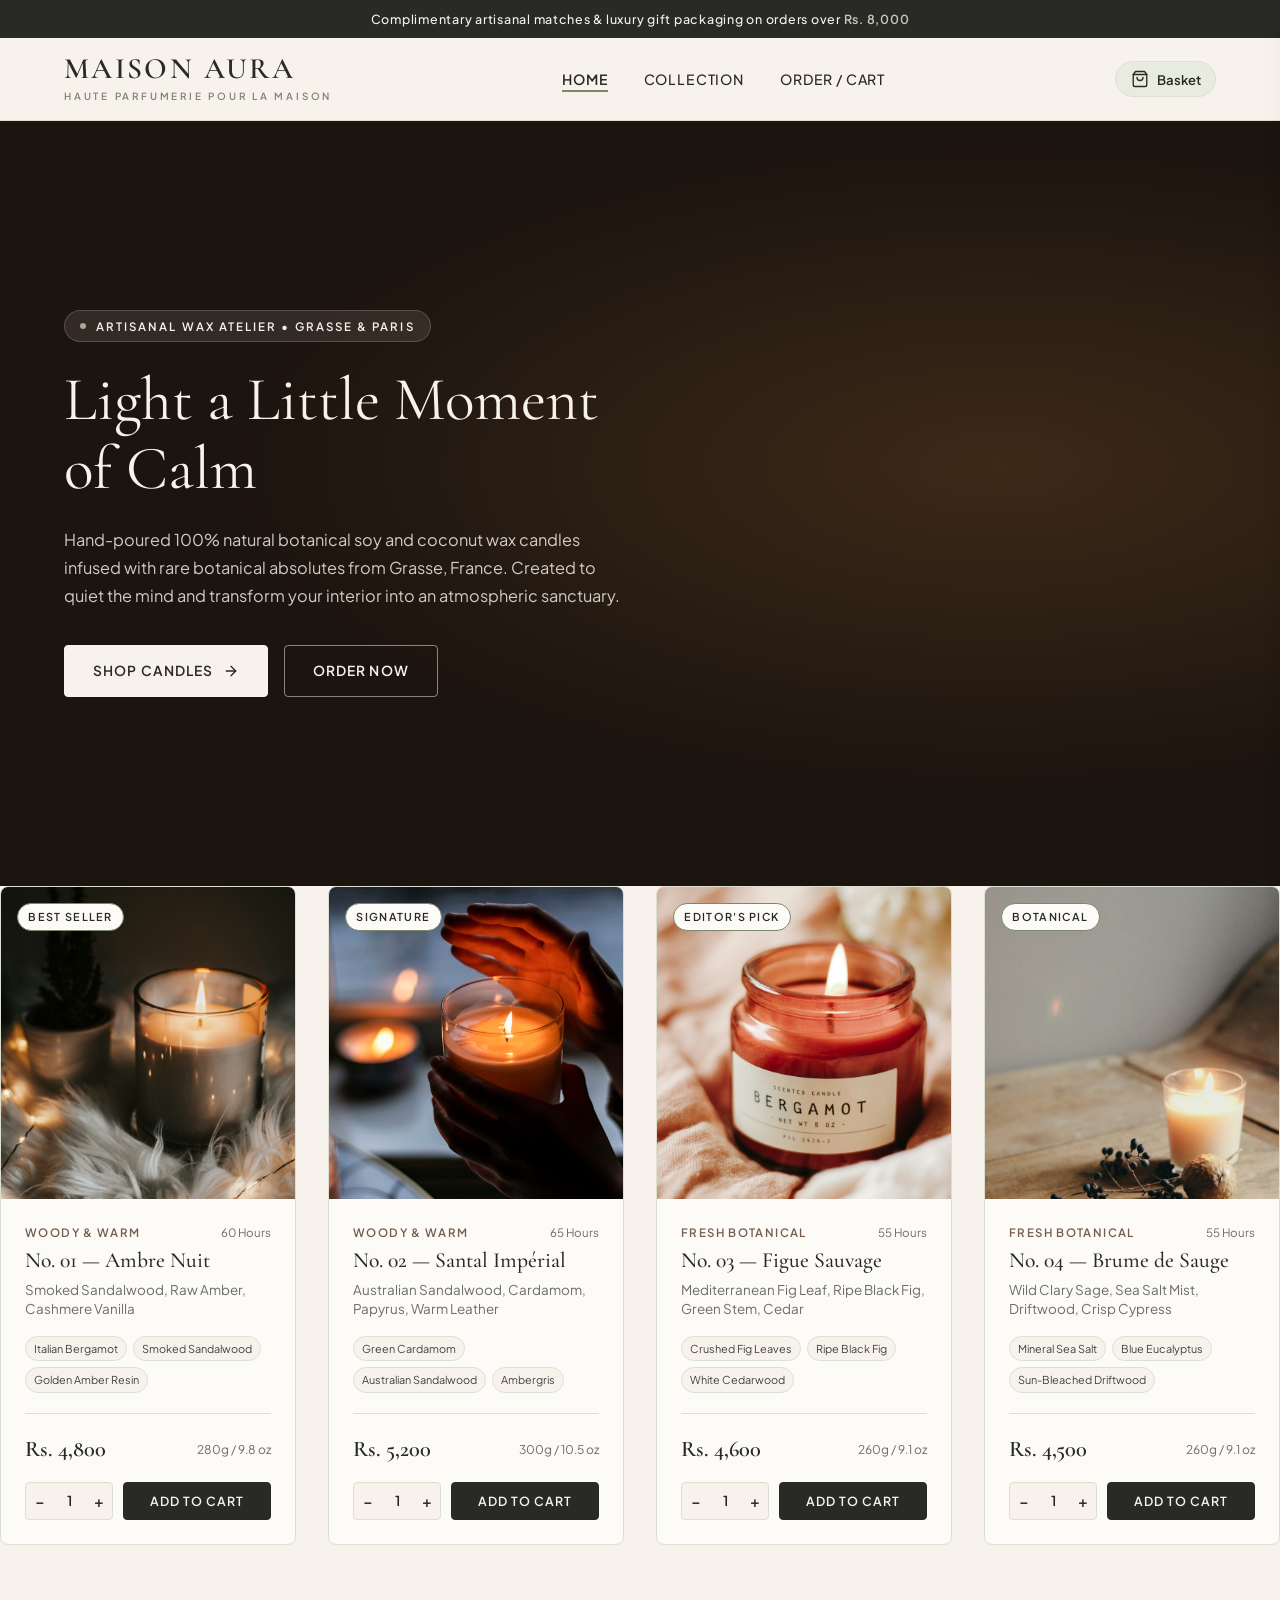
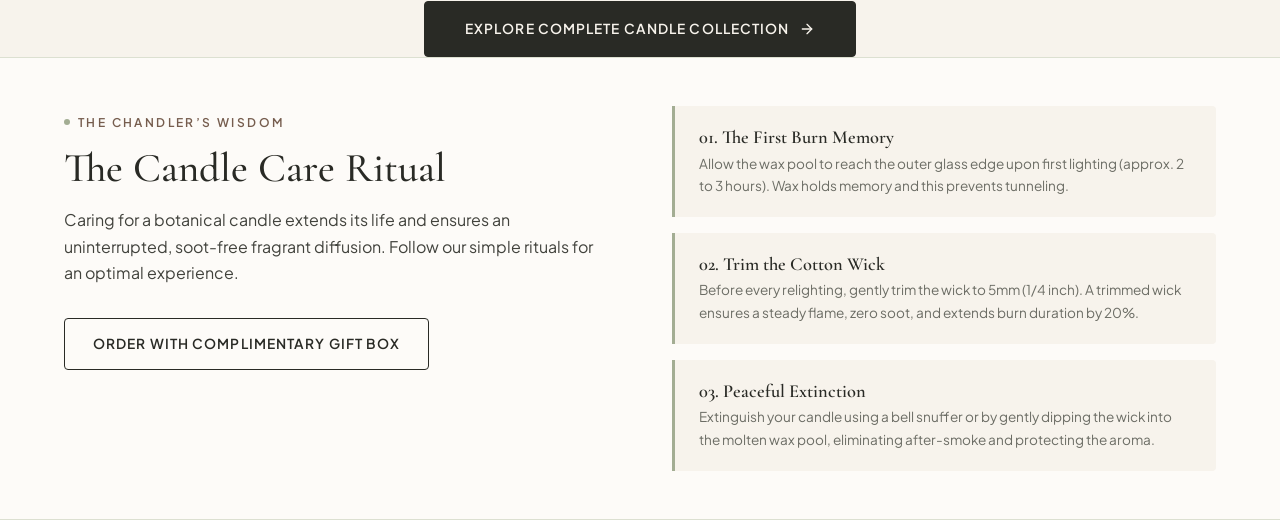
<file: index.html>
<!DOCTYPE html>
<html lang="en">
<head>
  <meta charset="UTF-8">
  <meta name="viewport" content="width=device-width, initial-scale=1.0">
  <title>Maison Aura — Luxury Scented Candles &amp; Artisanal Home Fragrance</title>
  <meta name="description" content="Maison Aura handcrafts luxury scented botanical candles infused with rare perfume essences. Experience slow living, calm illumination, and elegant home fragrance.">
  <link rel="stylesheet" href="style.css">
  <link rel="icon" href="data:image/svg+xml,<svg xmlns='http://www.w3.org/2000/svg' viewBox='0 0 100 100'><circle cx='50' cy='50' r='48' fill='%23292A25'/><text x='50' y='64' font-family='serif' font-size='44' font-weight='600' fill='%23F7F3EC' text-anchor='middle'>MA</text></svg>">
</head>
<body>

  <!-- Top Announcement Bar -->
  <div class="announcement-bar">
    Complimentary artisanal matches &amp; luxury gift packaging on orders over <span>Rs. 8,000</span>
  </div>

  <!-- Site Header -->
  <header class="site-header">
    <div class="container">
      <a href="index.html" class="brand-logo" aria-label="Maison Aura Home">
        <span class="brand-title">MAISON AURA</span>
        <span class="brand-subtitle">Haute Parfumerie pour la Maison</span>
      </a>

      <!-- Desktop Navigation -->
      <nav aria-label="Main Navigation">
        <ul class="desktop-nav">
          <li><a href="index.html" class="nav-link active">Home</a></li>
          <li><a href="products.html" class="nav-link">Collection</a></li>
          <li><a href="order.html" class="nav-link">Order / Cart</a></li>
        </ul>
      </nav>

      <!-- Header Actions -->
      <div class="header-actions">
        <button class="cart-toggle-btn" aria-label="Open Cart Basket">
          <svg width="18" height="18" viewBox="0 0 24 24" fill="none" stroke="currentColor" stroke-width="1.8" stroke-linecap="round" stroke-linejoin="round">
            <path d="M6 2L3 6v14a2 2 0 0 0 2 2h14a2 2 0 0 0 2-2V6l-3-4z"></path>
            <line x1="3" y1="6" x2="21" y2="6"></line>
            <path d="M16 10a4 4 0 0 1-8 0"></path>
          </svg>
          <span>Basket</span>
          <span class="cart-badge" style="display: none;">0</span>
        </button>

        <button class="mobile-menu-toggle" id="mobileMenuToggle" aria-label="Toggle Navigation Menu">
          <span></span>
          <span></span>
          <span></span>
        </button>
      </div>
    </div>
  </header>

  <!-- Mobile Navigation Drawer -->
  <div class="mobile-nav-overlay" id="mobileNavOverlay"></div>
  <div class="mobile-nav-panel" id="mobileNavPanel">
    <button class="mobile-nav-close" id="mobileNavClose" aria-label="Close menu">&times;</button>
    <ul class="mobile-nav-links">
      <li><a href="index.html" class="active">Home</a></li>
      <li><a href="products.html">The Collection</a></li>
      <li><a href="order.html">Checkout &amp; Order</a></li>
    </ul>
    <div style="margin-top: auto; padding-top: 2rem; border-top: 1px solid var(--color-border);">
      <p style="font-size: 0.8rem; color: var(--color-charcoal-muted);">Atelier Paris &bull; Grasse</p>
      <p style="font-size: 0.75rem; color: var(--color-mocha); margin-top: 0.3rem;">concierge@maisonaura.com</p>
    </div>
  </div>

  <!-- Slide-out Cart Drawer -->
  <div class="cart-drawer-overlay" id="cartDrawerOverlay"></div>
  <div class="cart-drawer" id="cartDrawer" role="dialog" aria-modal="true" aria-labelledby="cartDrawerTitle">
    <div class="cart-drawer-header">
      <h3 class="cart-drawer-title" id="cartDrawerTitle">Your Sanctuary Basket</h3>
      <button class="cart-drawer-close" id="cartDrawerClose" aria-label="Close cart">&times;</button>
    </div>
    <div class="cart-drawer-body" id="cartDrawerBody">
      <!-- Injected via JavaScript -->
    </div>
    <div class="cart-drawer-footer" id="cartDrawerFooter">
      <!-- Injected via JavaScript -->
    </div>
  </div>

  <main>
    <!-- Hero Banner with background video -->
    <section class="hero-section">
      <video class="hero-bg" autoplay muted loop playsinline>
        <source src="videos/hero.mp4" type="video/mp4">
      </video>
      <div class="hero-overlay"></div>
      <div class="container">
        <div class="hero-grid">

          <!-- Hero Text & Actions -->
          <div class="hero-content">
            <div class="hero-eyebrow">
              <span class="eyebrow-pip"></span> Artisanal Wax Atelier &bull; Grasse &amp; Paris
            </div>
            <h1 class="hero-title">
              Light a Little Moment of Calm
            </h1>
            <p class="hero-description">
              Hand-poured 100% natural botanical soy and coconut wax candles infused with rare botanical absolutes from Grasse, France. Created to quiet the mind and transform your interior into an atmospheric sanctuary.
            </p>
            <div class="hero-cta-group">
              <a href="products.html" class="btn btn-primary">
                Shop Candles
                <svg width="16" height="16" viewBox="0 0 24 24" fill="none" stroke="currentColor" stroke-width="2" stroke-linecap="round" stroke-linejoin="round">
                  <line x1="5" y1="12" x2="19" y2="12"></line>
                  <polyline points="12 5 19 12 12 19"></polyline>
                </svg>
              </a>
              <a href="order.html" class="btn btn-secondary">Order Now</a>
            </div>
          </div>

        </div>
      </div>
    </section>

   

        <!-- Populated dynamically via script.js -->
        <div class="products-grid" id="featuredProductsGrid"></div>

        <div style="text-align: center; margin-top: 3.5rem;">
          <a href="products.html" class="btn btn-primary" style="padding: 1rem 2.5rem;">
            Explore Complete Candle Collection
            <svg width="16" height="16" viewBox="0 0 24 24" fill="none" stroke="currentColor" stroke-width="2" stroke-linecap="round" stroke-linejoin="round">
              <line x1="5" y1="12" x2="19" y2="12"></line>
              <polyline points="12 5 19 12 12 19"></polyline>
            </svg>
          </a>
        </div>
      </div>
    </section>

    <!-- Candle Care Ritual -->
    <section class="section-padding-sm" style="background-color: var(--color-ivory-light); border-top: 1px solid var(--color-border); border-bottom: 1px solid var(--color-border);">
      <div class="container">
        <div class="story-grid" style="align-items: flex-start;">
          <div>
            <span class="eyebrow"><span class="eyebrow-pip"></span> The Chandler’s Wisdom</span>
            <h2 class="section-title">The Candle Care Ritual</h2>
            <p style="color: var(--color-charcoal-light); margin-bottom: 2rem;">
              Caring for a botanical candle extends its life and ensures an uninterrupted, soot-free fragrant diffusion. Follow our simple rituals for an optimal experience.
            </p>
            <a href="order.html" class="btn btn-secondary">Order With Complimentary Gift Box</a>
          </div>

          <div>
            <div style="background-color: var(--color-ivory); border-left: 3px solid var(--color-sage); padding: 1.25rem 1.5rem; margin-bottom: 1rem; border-radius: 0 var(--radius-sm) var(--radius-sm) 0;">
              <h4 style="font-size: 1.15rem; margin-bottom: 0.25rem;">01. The First Burn Memory</h4>
              <p style="font-size: 0.85rem; color: var(--color-charcoal-muted);">Allow the wax pool to reach the outer glass edge upon first lighting (approx. 2 to 3 hours). Wax holds memory and this prevents tunneling.</p>
            </div>
            <div style="background-color: var(--color-ivory); border-left: 3px solid var(--color-sage); padding: 1.25rem 1.5rem; margin-bottom: 1rem; border-radius: 0 var(--radius-sm) var(--radius-sm) 0;">
              <h4 style="font-size: 1.15rem; margin-bottom: 0.25rem;">02. Trim the Cotton Wick</h4>
              <p style="font-size: 0.85rem; color: var(--color-charcoal-muted);">Before every relighting, gently trim the wick to 5mm (1/4 inch). A trimmed wick ensures a steady flame, zero soot, and extends burn duration by 20%.</p>
            </div>
            <div style="background-color: var(--color-ivory); border-left: 3px solid var(--color-sage); padding: 1.25rem 1.5rem; border-radius: 0 var(--radius-sm) var(--radius-sm) 0;">
              <h4 style="font-size: 1.15rem; margin-bottom: 0.25rem;">03. Peaceful Extinction</h4>
              <p style="font-size: 0.85rem; color: var(--color-charcoal-muted);">Extinguish your candle using a bell snuffer or by gently dipping the wick into the molten wax pool, eliminating after-smoke and protecting the aroma.</p>
            </div>
          </div>
        </div>
      </div>
    </section>

  <script src="script.js"></script>
</body>
</html>
</file>
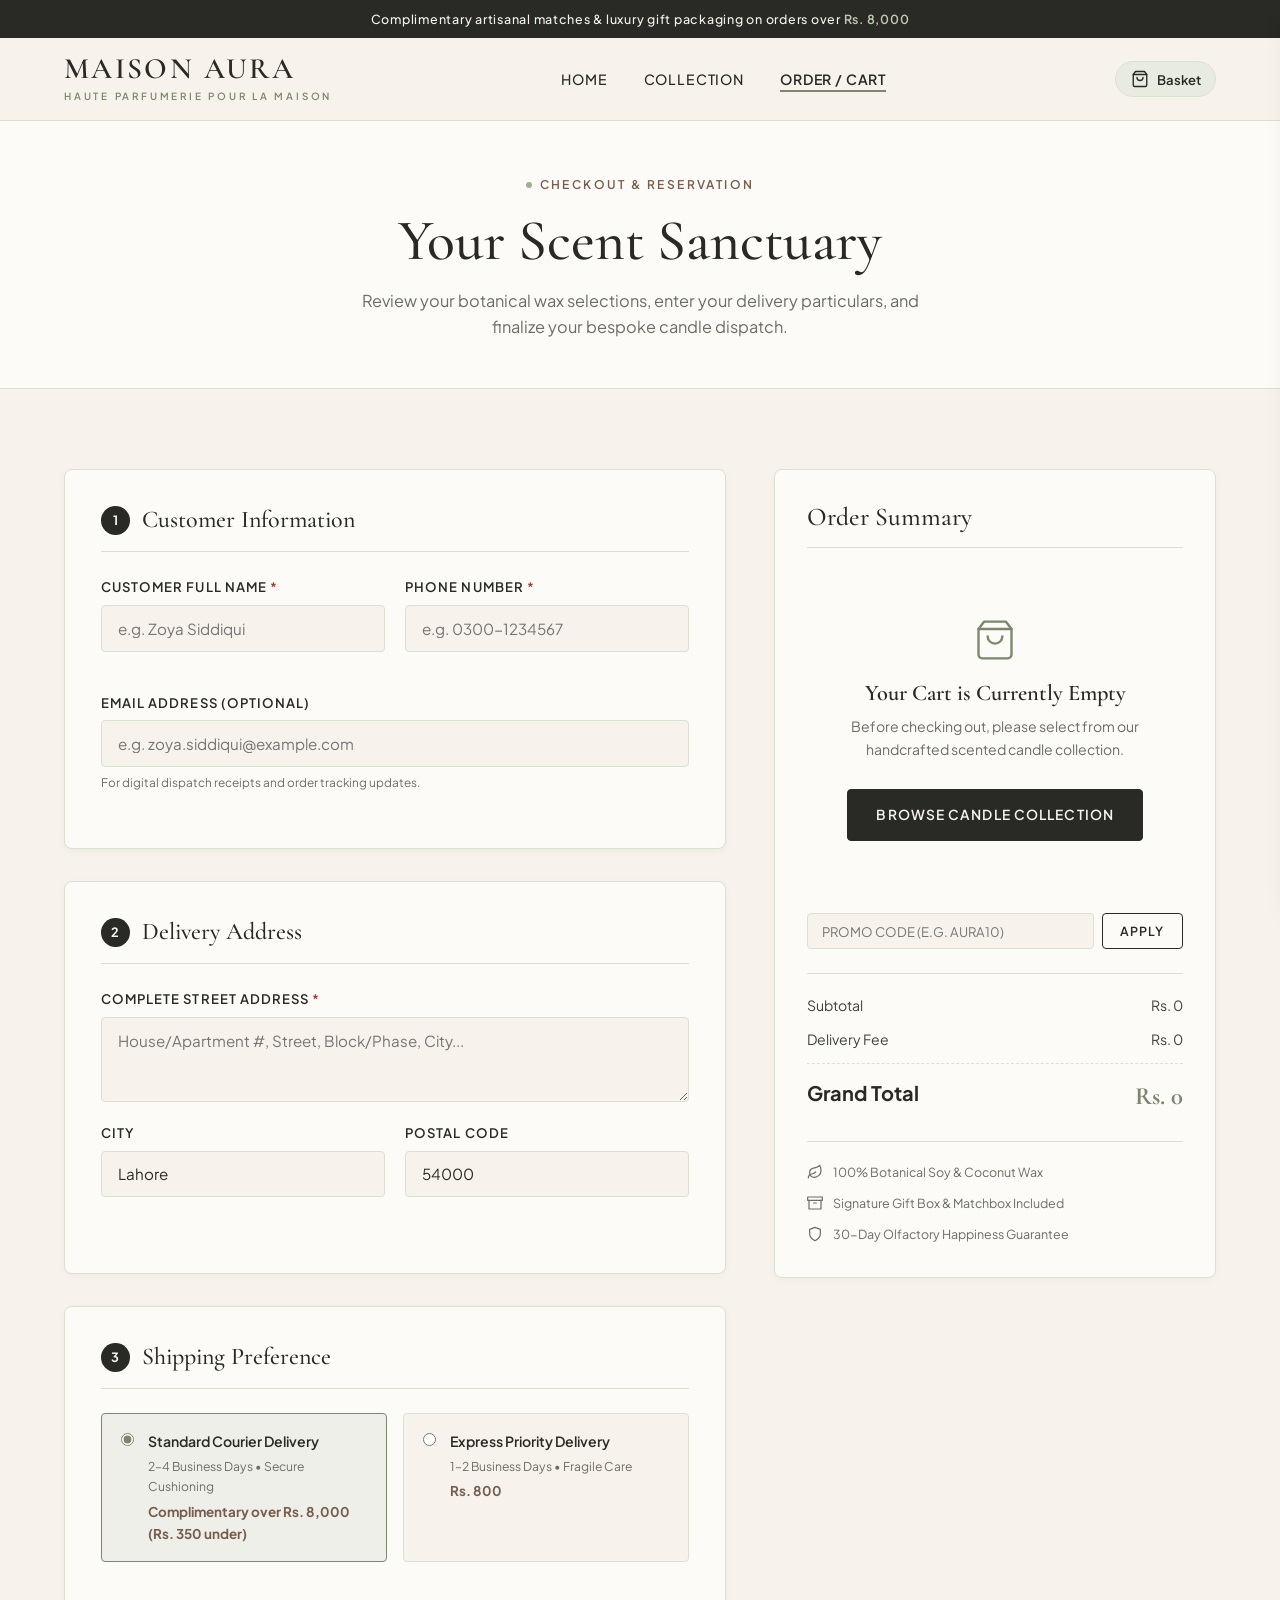
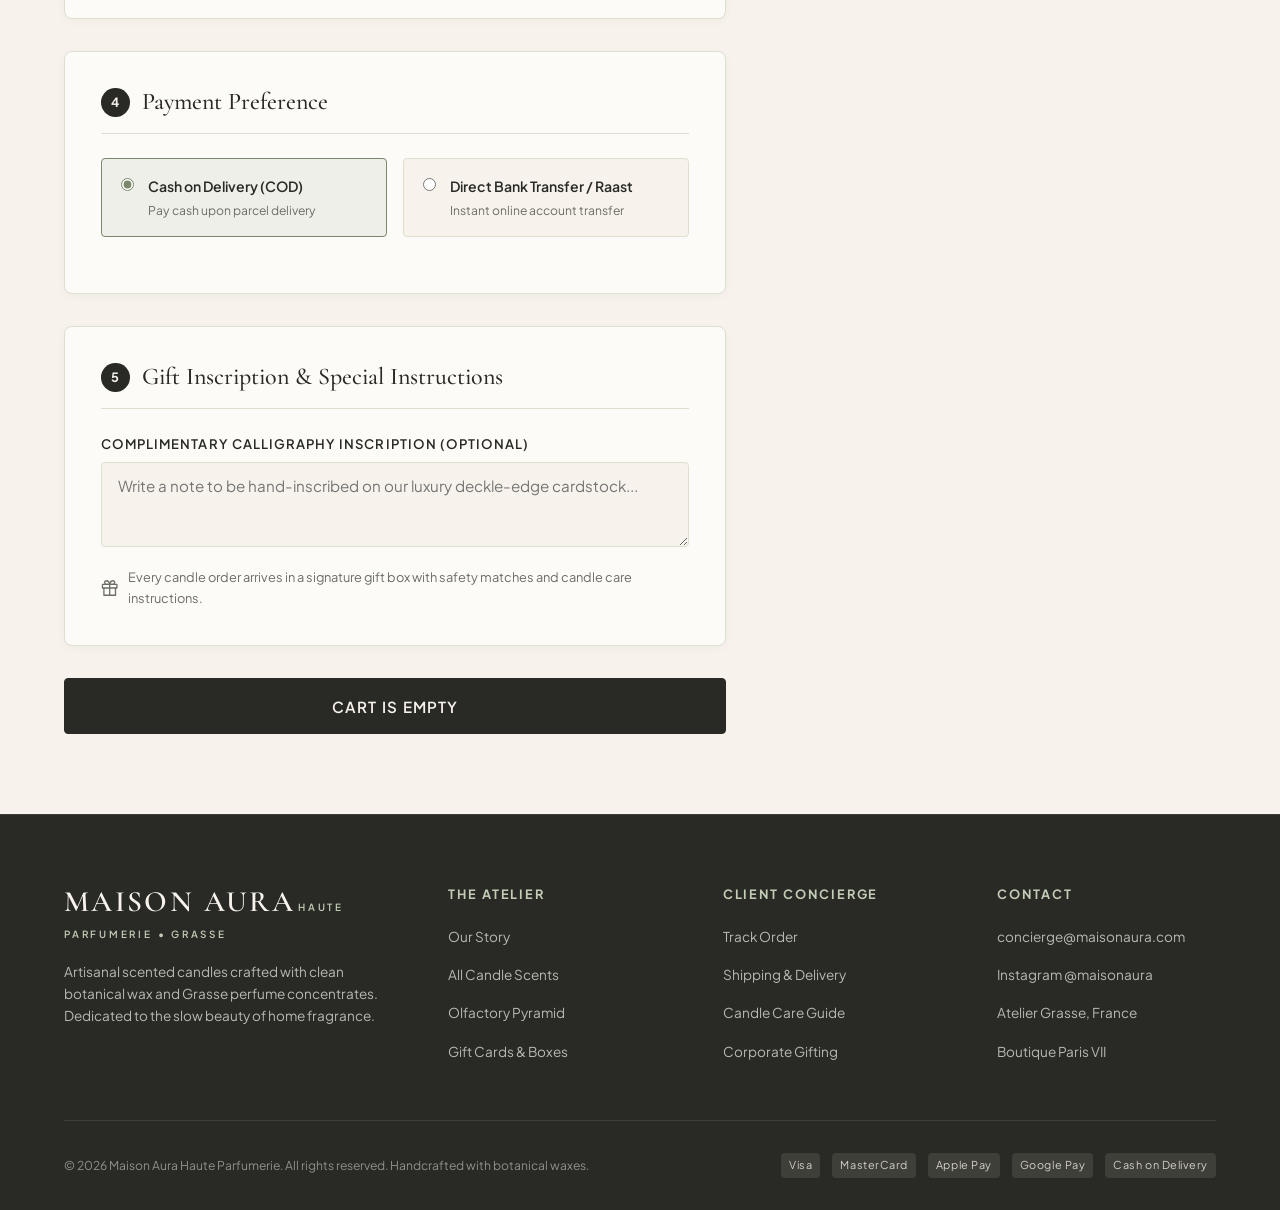
<file: order.html>
<!DOCTYPE html>
<html lang="en">
<head>
  <meta charset="UTF-8">
  <meta name="viewport" content="width=device-width, initial-scale=1.0">
  <title>Checkout &amp; Order — Maison Aura Haute Parfumerie</title>
  <meta name="description" content="Complete your bespoke luxury candle order with Maison Aura. Complimentary gift packaging, secure checkout, and artisanal delivery across Pakistan.">
  <link rel="stylesheet" href="style.css">
  <link rel="icon" href="data:image/svg+xml,<svg xmlns='http://www.w3.org/2000/svg' viewBox='0 0 100 100'><circle cx='50' cy='50' r='48' fill='%23292A25'/><text x='50' y='64' font-family='serif' font-size='44' font-weight='600' fill='%23F7F3EC' text-anchor='middle'>MA</text></svg>">
</head>
<body>

  <!-- Top Announcement Bar -->
  <div class="announcement-bar">
    Complimentary artisanal matches &amp; luxury gift packaging on orders over <span>Rs. 8,000</span>
  </div>

  <!-- Site Header -->
  <header class="site-header">
    <div class="container">
      <a href="index.html" class="brand-logo" aria-label="Maison Aura Home">
        <span class="brand-title">MAISON AURA</span>
        <span class="brand-subtitle">Haute Parfumerie pour la Maison</span>
      </a>

      <!-- Desktop Navigation -->
      <nav aria-label="Main Navigation">
        <ul class="desktop-nav">
          <li><a href="index.html" class="nav-link">Home</a></li>
          <li><a href="products.html" class="nav-link">Collection</a></li>
          <li><a href="order.html" class="nav-link active">Order / Cart</a></li>
        </ul>
      </nav>

      <!-- Header Actions -->
      <div class="header-actions">
        <button class="cart-toggle-btn" aria-label="Open Cart Basket">
          <svg width="18" height="18" viewBox="0 0 24 24" fill="none" stroke="currentColor" stroke-width="1.8" stroke-linecap="round" stroke-linejoin="round">
            <path d="M6 2L3 6v14a2 2 0 0 0 2 2h14a2 2 0 0 0 2-2V6l-3-4z"></path>
            <line x1="3" y1="6" x2="21" y2="6"></line>
            <path d="M16 10a4 4 0 0 1-8 0"></path>
          </svg>
          <span>Basket</span>
          <span class="cart-badge" style="display: none;">0</span>
        </button>

        <button class="mobile-menu-toggle" id="mobileMenuToggle" aria-label="Toggle Navigation Menu">
          <span></span>
          <span></span>
          <span></span>
        </button>
      </div>
    </div>
  </header>

  <!-- Mobile Navigation Drawer -->
  <div class="mobile-nav-overlay" id="mobileNavOverlay"></div>
  <div class="mobile-nav-panel" id="mobileNavPanel">
    <button class="mobile-nav-close" id="mobileNavClose" aria-label="Close menu">&times;</button>
    <ul class="mobile-nav-links">
      <li><a href="index.html">Home</a></li>
      <li><a href="products.html">The Collection</a></li>
      <li><a href="order.html" class="active">Checkout &amp; Order</a></li>
    </ul>
    <div style="margin-top: auto; padding-top: 2rem; border-top: 1px solid var(--color-border);">
      <p style="font-size: 0.8rem; color: var(--color-charcoal-muted);">Atelier Paris &bull; Grasse</p>
      <p style="font-size: 0.75rem; color: var(--color-mocha); margin-top: 0.3rem;">concierge@maisonaura.com</p>
    </div>
  </div>

  <!-- Slide-out Cart Drawer -->
  <div class="cart-drawer-overlay" id="cartDrawerOverlay"></div>
  <div class="cart-drawer" id="cartDrawer" role="dialog" aria-modal="true" aria-labelledby="cartDrawerTitle">
    <div class="cart-drawer-header">
      <h3 class="cart-drawer-title" id="cartDrawerTitle">Your Sanctuary Basket</h3>
      <button class="cart-drawer-close" id="cartDrawerClose" aria-label="Close cart">&times;</button>
    </div>
    <div class="cart-drawer-body" id="cartDrawerBody">
      <!-- Injected via JavaScript -->
    </div>
    <div class="cart-drawer-footer" id="cartDrawerFooter">
      <!-- Injected via JavaScript -->
    </div>
  </div>

  <main>
    <!-- Page Header Banner -->
    <section class="section-padding-sm" style="background-color: var(--color-ivory-light); border-bottom: 1px solid var(--color-border); text-align: center;">
      <div class="container">
        <span class="eyebrow"><span class="eyebrow-pip"></span> Checkout &amp; Reservation</span>
        <h1 style="margin-bottom: 0.75rem;">Your Scent Sanctuary</h1>
        <p class="section-subtitle" style="max-width: 600px; margin: 0 auto;">
          Review your botanical wax selections, enter your delivery particulars, and finalize your bespoke candle dispatch.
        </p>
      </div>
    </section>

    <!-- Main Checkout Section -->
    <section class="section-padding">
      <div class="container">
        <div class="checkout-grid">

          <!-- Left Column: Customer Details & Order Form -->
          <div>
            <form id="checkoutForm" novalidate>
              
              <!-- 1. Customer Contact Details -->
              <div class="checkout-card">
                <h3 class="checkout-card-title">
                  <span class="checkout-step-num">1</span>
                  Customer Information
                </h3>

                <div class="form-row">
                  <div class="form-group">
                    <label for="custName">Customer Full Name <span class="req">*</span></label>
                    <input type="text" id="custName" class="form-control" placeholder="e.g. Zoya Siddiqui" required>
                  </div>
                  <div class="form-group">
                    <label for="custPhone">Phone Number <span class="req">*</span></label>
                    <input type="tel" id="custPhone" class="form-control" placeholder="e.g. 0300-1234567" required>
                  </div>
                </div>

                <div class="form-group">
                  <label for="custEmail">Email Address (Optional)</label>
                  <input type="email" id="custEmail" class="form-control" placeholder="e.g. zoya.siddiqui@example.com">
                  <small style="font-size: 0.74rem; color: var(--color-charcoal-muted); margin-top: 0.35rem;">
                    For digital dispatch receipts and order tracking updates.
                  </small>
                </div>
              </div>

              <!-- 2. Delivery Address -->
              <div class="checkout-card">
                <h3 class="checkout-card-title">
                  <span class="checkout-step-num">2</span>
                  Delivery Address
                </h3>

                <div class="form-group">
                  <label for="custAddress">Complete Street Address <span class="req">*</span></label>
                  <textarea id="custAddress" class="form-control" placeholder="House/Apartment #, Street, Block/Phase, City..." required></textarea>
                </div>

                <div class="form-row">
                  <div class="form-group">
                    <label for="custCity">City</label>
                    <input type="text" id="custCity" class="form-control" placeholder="e.g. Lahore / Karachi / Islamabad" value="Lahore">
                  </div>
                  <div class="form-group">
                    <label for="custPostal">Postal Code</label>
                    <input type="text" id="custPostal" class="form-control" placeholder="e.g. 54000" value="54000">
                  </div>
                </div>
              </div>

              <!-- 3. Shipping Method -->
              <div class="checkout-card">
                <h3 class="checkout-card-title">
                  <span class="checkout-step-num">3</span>
                  Shipping Preference
                </h3>

                <div class="option-select-grid">
                  <label class="option-select-card active">
                    <input type="radio" name="shipping_method" value="standard" checked>
                    <div>
                      <span class="option-title">Standard Courier Delivery</span>
                      <span class="option-subtitle">2–4 Business Days &bull; Secure Cushioning</span>
                      <span class="option-price">Complimentary over Rs. 8,000 (Rs. 350 under)</span>
                    </div>
                  </label>

                  <label class="option-select-card">
                    <input type="radio" name="shipping_method" value="express">
                    <div>
                      <span class="option-title">Express Priority Delivery</span>
                      <span class="option-subtitle">1–2 Business Days &bull; Fragile Care</span>
                      <span class="option-price">Rs. 800</span>
                    </div>
                  </label>
                </div>
              </div>

              <!-- 4. Payment Preference -->
              <div class="checkout-card">
                <h3 class="checkout-card-title">
                  <span class="checkout-step-num">4</span>
                  Payment Preference
                </h3>

                <div class="option-select-grid">
                  <label class="option-select-card active">
                    <input type="radio" name="payment_method" value="Cash on Delivery (COD)" checked>
                    <div>
                      <span class="option-title">Cash on Delivery (COD)</span>
                      <span class="option-subtitle">Pay cash upon parcel delivery</span>
                    </div>
                  </label>

                  <label class="option-select-card">
                    <input type="radio" name="payment_method" value="Direct Bank Transfer / Raast">
                    <div>
                      <span class="option-title">Direct Bank Transfer / Raast</span>
                      <span class="option-subtitle">Instant online account transfer</span>
                    </div>
                  </label>
                </div>
              </div>

              <!-- 5. Gift Note (Minimalist SVG, No Emoji) -->
              <div class="checkout-card">
                <h3 class="checkout-card-title">
                  <span class="checkout-step-num">5</span>
                  Gift Inscription &amp; Special Instructions
                </h3>

                <div class="form-group">
                  <label for="custGiftNote">Complimentary Calligraphy Inscription (Optional)</label>
                  <textarea id="custGiftNote" class="form-control" placeholder="Write a note to be hand-inscribed on our luxury deckle-edge cardstock..."></textarea>
                </div>

                <div style="font-size: 0.8rem; color: var(--color-charcoal-muted); display: flex; align-items: center; gap: 0.6rem;">
                  <svg width="18" height="18" viewBox="0 0 24 24" fill="none" stroke="currentColor" stroke-width="1.8" stroke-linecap="round" stroke-linejoin="round">
                    <polyline points="20 12 20 22 4 22 4 12"></polyline>
                    <rect x="2" y="7" width="20" height="5"></rect>
                    <line x1="12" y1="22" x2="12" y2="7"></line>
                    <path d="M12 7H7.5a2.5 2.5 0 0 1 0-5C11 2 12 7 12 7z"></path>
                    <path d="M12 7h4.5a2.5 2.5 0 0 0 0-5C13 2 12 7 12 7z"></path>
                  </svg>
                  <span>Every candle order arrives in a signature gift box with safety matches and candle care instructions.</span>
                </div>
              </div>

              <!-- Submit Button -->
              <div style="margin-top: 1.5rem;">
                <button type="submit" id="orderSubmitBtn" class="btn btn-primary btn-block" style="padding: 1.1rem; font-size: 0.95rem;">
                  Confirm &amp; Place Order
                </button>
              </div>

            </form>
          </div>

          <!-- Right Column: Live Order Summary -->
          <div>
            <div class="order-summary-sidebar">
              <h3 class="order-summary-title">Order Summary</h3>

              <!-- Cart Review Items List -->
              <div id="orderReviewContainer">
                <!-- Dynamically rendered via script.js -->
              </div>

              <!-- Promo Code Input -->
              <div style="margin-top: 1.5rem;">
                <div class="coupon-box">
                  <input type="text" id="promoCodeInput" placeholder="Promo code (e.g. AURA10)" aria-label="Promo code">
                  <button type="button" id="promoApplyBtn" class="btn btn-secondary btn-sm">Apply</button>
                </div>
                <div id="promoStatusMsg" class="coupon-status-msg"></div>
              </div>

              <!-- Price Breakdown in Rs. -->
              <div class="price-breakdown">
                <div class="price-line">
                  <span>Subtotal</span>
                  <span id="summarySubtotal">Rs. 0</span>
                </div>
                <div class="price-line" id="summaryDiscountRow" style="display: none; color: var(--color-success);">
                  <span>Club Atelier Discount (10%)</span>
                  <span id="summaryDiscount">-Rs. 0</span>
                </div>
                <div class="price-line">
                  <span>Delivery Fee</span>
                  <span id="summaryShipping">Rs. 0</span>
                </div>
                <div class="price-line total-line">
                  <span>Grand Total</span>
                  <span id="summaryGrandTotal">Rs. 0</span>
                </div>
              </div>

              <!-- Trust Points (Clean Minimalist SVG Icons) -->
              <div style="font-size: 0.78rem; color: var(--color-charcoal-muted); display: flex; flex-direction: column; gap: 0.65rem; border-top: 1px solid var(--color-border); padding-top: 1.25rem;">
                <div style="display: flex; align-items: center; gap: 0.6rem;">
                  <svg width="16" height="16" viewBox="0 0 24 24" fill="none" stroke="currentColor" stroke-width="1.8" stroke-linecap="round" stroke-linejoin="round">
                    <path d="M11 20A7 7 0 0 1 9.8 6.1C15.5 5 17 4.48 19 2c1 2 2 4.18 2 8 0 5.5-4.78 10-10 10Z"></path>
                    <path d="M2 21c0-3 1.85-5.36 5.08-6C9.5 14.52 12 13 13 12"></path>
                  </svg>
                  <span>100% Botanical Soy &amp; Coconut Wax</span>
                </div>
                <div style="display: flex; align-items: center; gap: 0.6rem;">
                  <svg width="16" height="16" viewBox="0 0 24 24" fill="none" stroke="currentColor" stroke-width="1.8" stroke-linecap="round" stroke-linejoin="round">
                    <polyline points="21 8 21 21 3 21 3 8"></polyline>
                    <rect x="1" y="3" width="22" height="5"></rect>
                    <line x1="10" y1="12" x2="14" y2="12"></line>
                  </svg>
                  <span>Signature Gift Box &amp; Matchbox Included</span>
                </div>
                <div style="display: flex; align-items: center; gap: 0.6rem;">
                  <svg width="16" height="16" viewBox="0 0 24 24" fill="none" stroke="currentColor" stroke-width="1.8" stroke-linecap="round" stroke-linejoin="round">
                    <path d="M12 22s8-4 8-10V5l-8-3-8 3v7c0 6 8 10 8 10z"></path>
                  </svg>
                  <span>30-Day Olfactory Happiness Guarantee</span>
                </div>
              </div>

            </div>
          </div>

        </div>
      </div>
    </section>
  </main>

  <!-- Order Confirmation Modal -->
  <div class="modal-overlay" id="orderConfirmationModal" role="dialog" aria-modal="true" aria-labelledby="confirmationModalTitle">
    <div class="modal-content" style="max-width: 650px;">
      <button class="modal-close-btn" onclick="closeConfirmationModal()" aria-label="Close modal">&times;</button>
      <div id="confirmationContent">
        <!-- Injected via JavaScript upon valid form submit -->
      </div>
    </div>
  </div>

  <!-- Site Footer -->
  <footer class="site-footer">
    <div class="container">
      <div class="footer-grid">
        <div class="footer-brand">
          <span class="brand-title">MAISON AURA</span>
          <span class="brand-subtitle">Haute Parfumerie &bull; Grasse</span>
          <p class="footer-desc">
            Artisanal scented candles crafted with clean botanical wax and Grasse perfume concentrates. Dedicated to the slow beauty of home fragrance.
          </p>
        </div>

        <div class="footer-col">
          <h5>The Atelier</h5>
          <ul class="footer-links">
            <li><a href="index.html">Our Story</a></li>
            <li><a href="products.html">All Candle Scents</a></li>
            <li><a href="products.html">Olfactory Pyramid</a></li>
            <li><a href="order.html">Gift Cards &amp; Boxes</a></li>
          </ul>
        </div>

        <div class="footer-col">
          <h5>Client Concierge</h5>
          <ul class="footer-links">
            <li><a href="order.html">Track Order</a></li>
            <li><a href="order.html">Shipping &amp; Delivery</a></li>
            <li><a href="index.html">Candle Care Guide</a></li>
            <li><a href="order.html">Corporate Gifting</a></li>
          </ul>
        </div>

        <div class="footer-col">
          <h5>Contact</h5>
          <ul class="footer-links">
            <li><a href="mailto:concierge@maisonaura.com">concierge@maisonaura.com</a></li>
            <li><a href="#">Instagram @maisonaura</a></li>
            <li><a href="#">Atelier Grasse, France</a></li>
            <li><a href="#">Boutique Paris VII</a></li>
          </ul>
        </div>
      </div>

      <div class="footer-bottom">
        <div>&copy; 2026 Maison Aura Haute Parfumerie. All rights reserved. Handcrafted with botanical waxes.</div>
        <div class="footer-payment-icons">
          <span class="payment-tag">Visa</span>
          <span class="payment-tag">MasterCard</span>
          <span class="payment-tag">Apple Pay</span>
          <span class="payment-tag">Google Pay</span>
          <span class="payment-tag">Cash on Delivery</span>
        </div>
      </div>
    </div>
  </footer>

  <script src="script.js"></script>
</body>
</html>
</file>
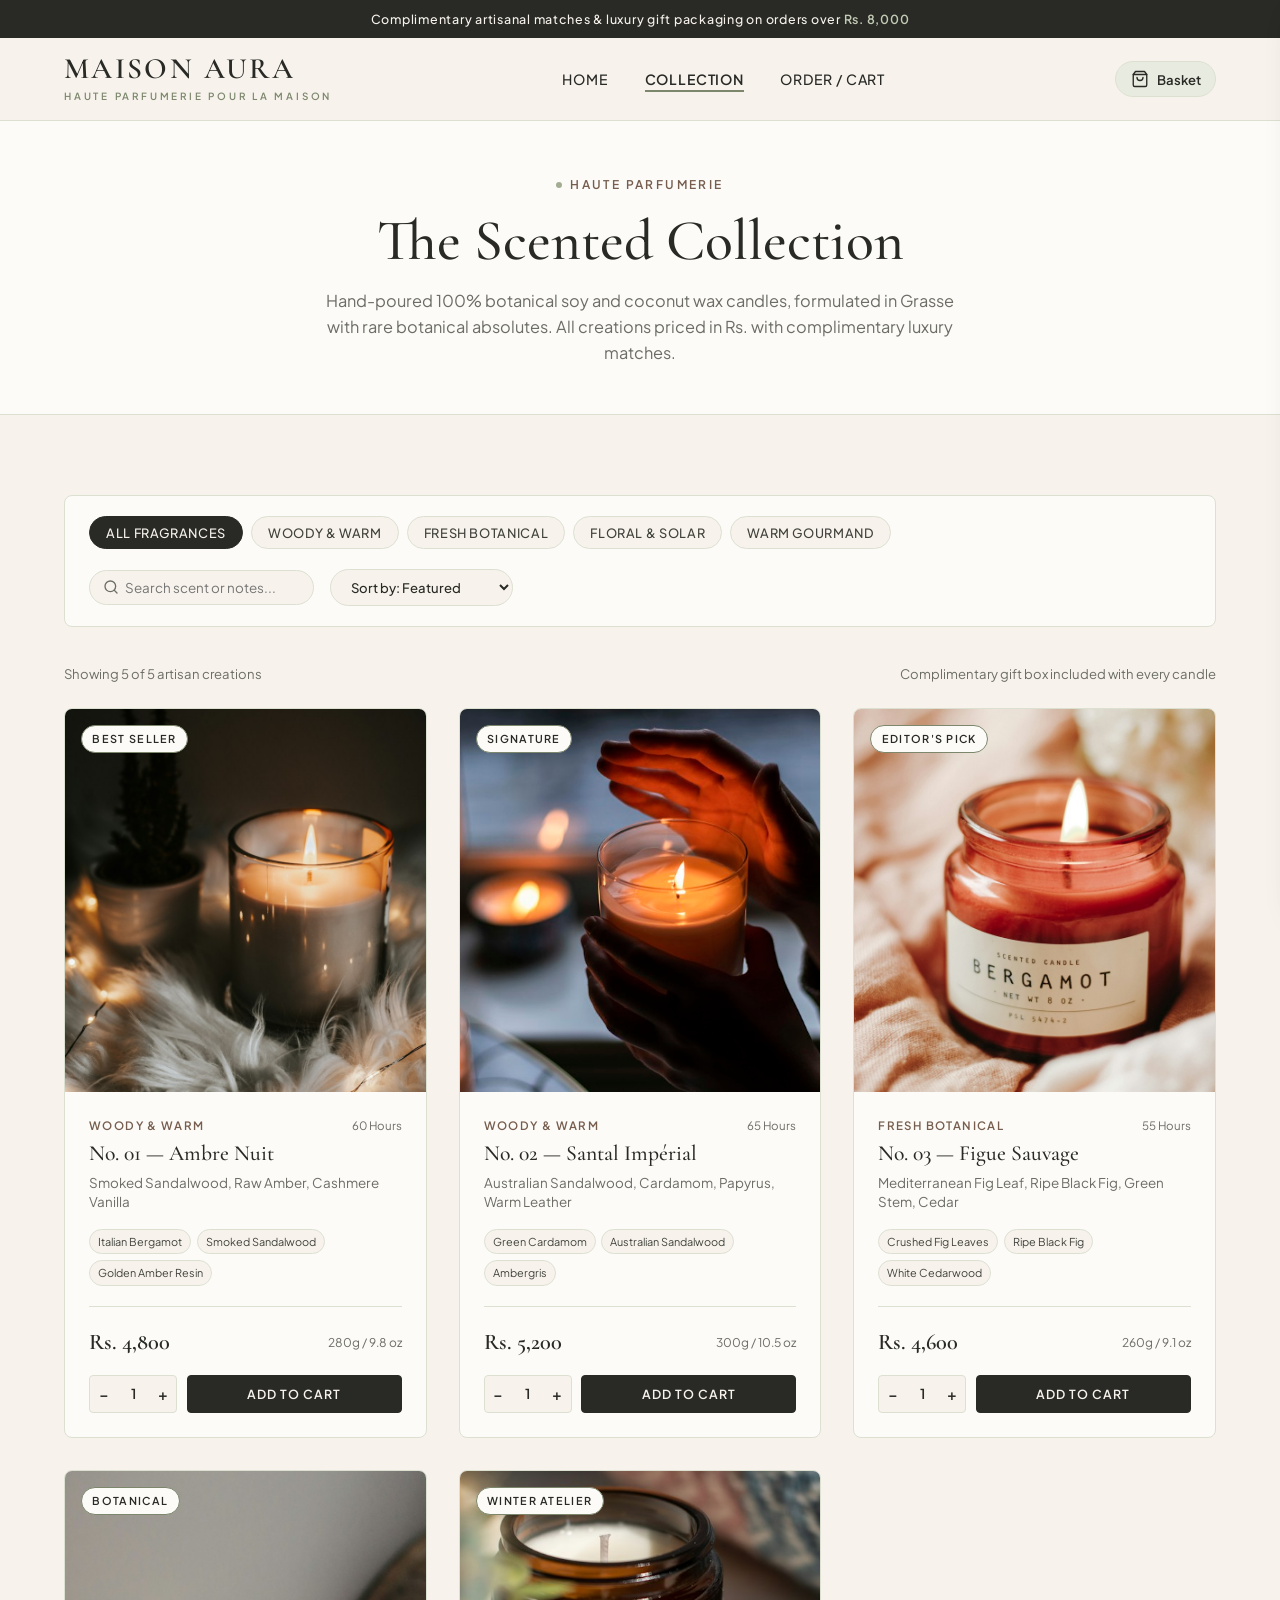
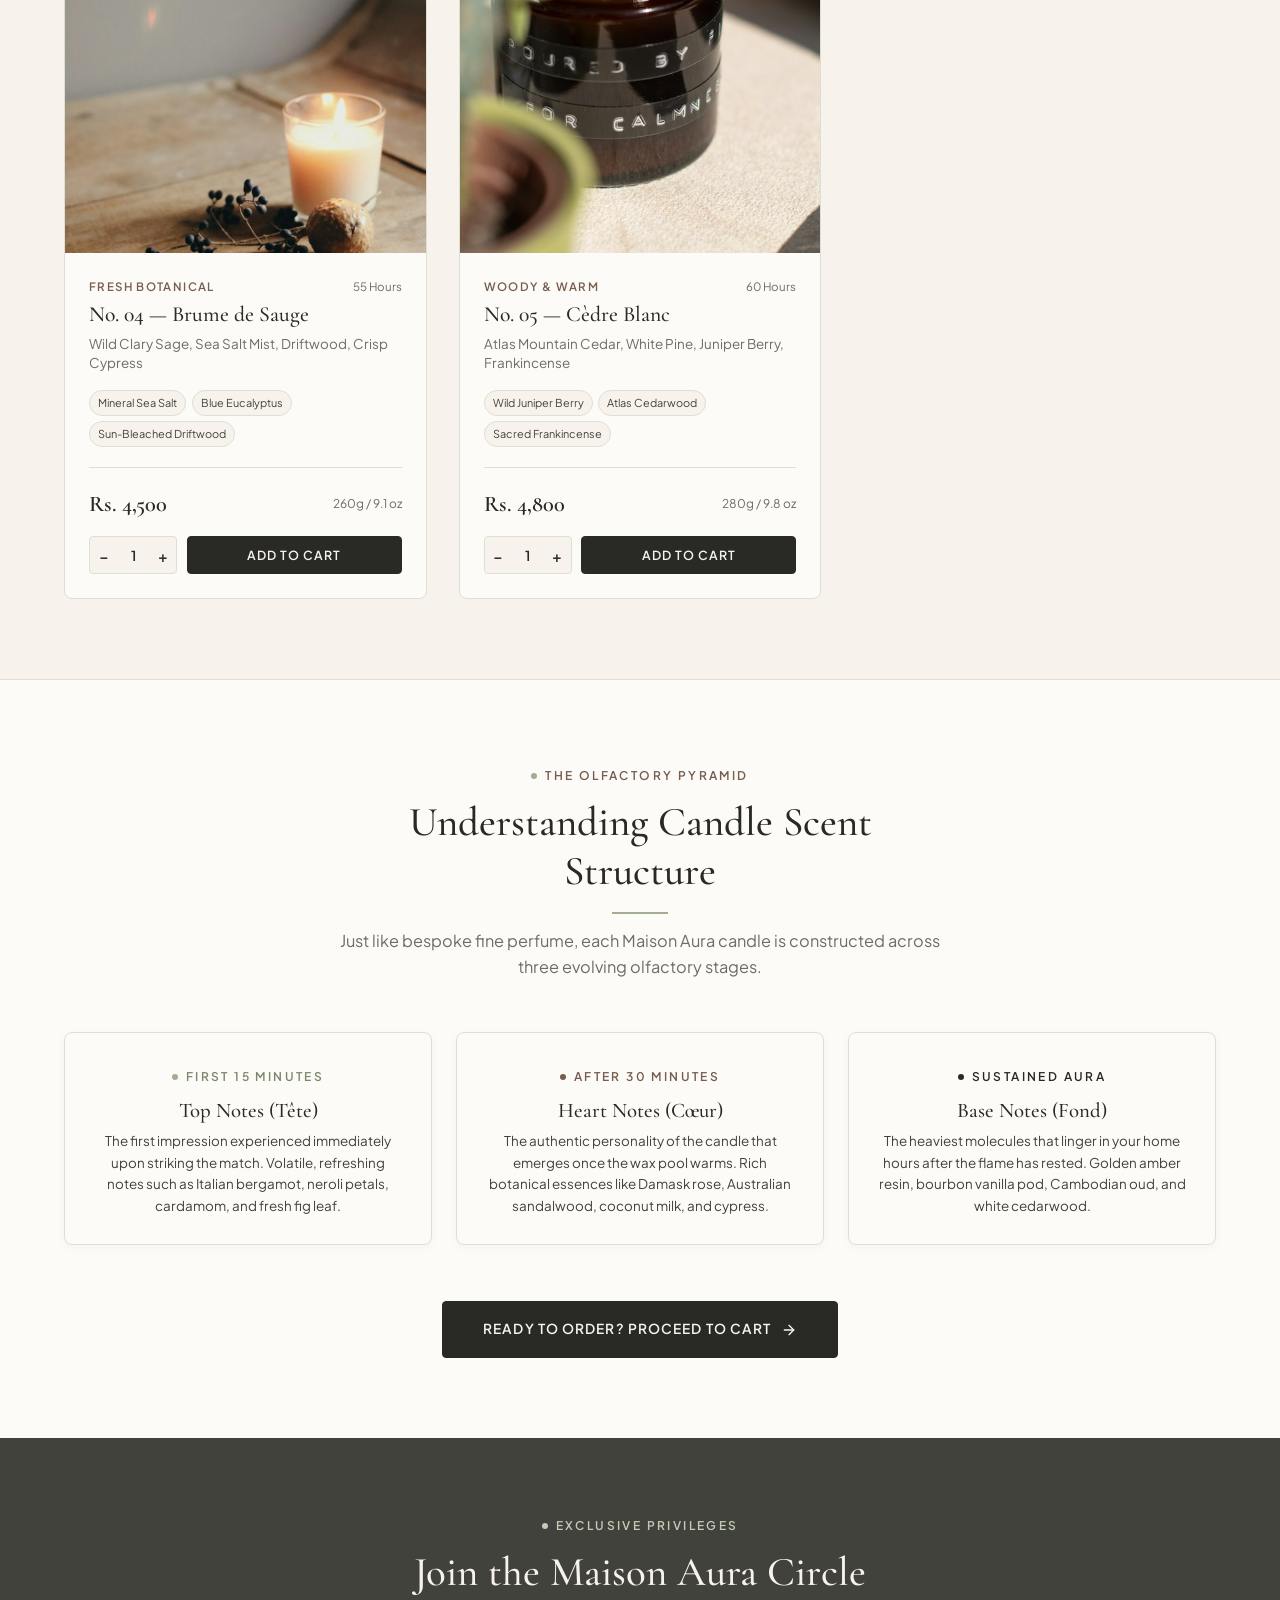
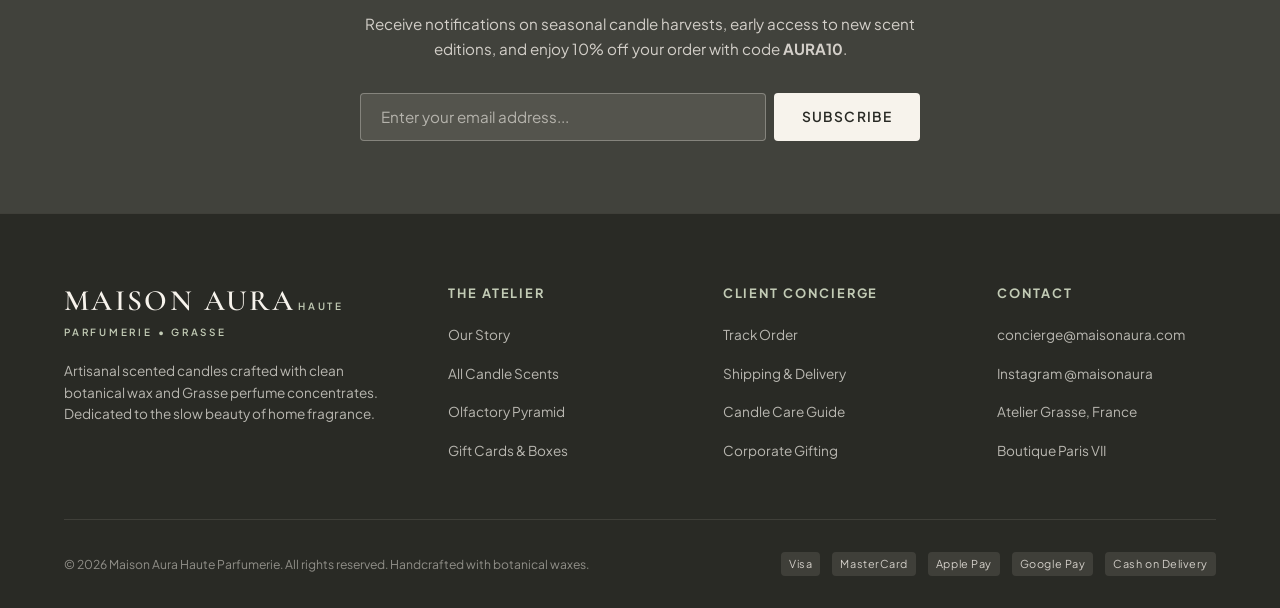
<file: products.html>
<!DOCTYPE html>
<html lang="en">
<head>
  <meta charset="UTF-8">
  <meta name="viewport" content="width=device-width, initial-scale=1.0">
  <title>The Candle Collection — Maison Aura Haute Parfumerie</title>
  <meta name="description" content="Explore Maison Aura's complete collection of 8 luxury botanical wax candles. Woody, botanical, floral, and gourmand scents handcrafted in Grasse. Prices in Rs.">
  <link rel="stylesheet" href="style.css">
  <link rel="icon" href="data:image/svg+xml,<svg xmlns='http://www.w3.org/2000/svg' viewBox='0 0 100 100'><circle cx='50' cy='50' r='48' fill='%23292A25'/><text x='50' y='64' font-family='serif' font-size='44' font-weight='600' fill='%23F7F3EC' text-anchor='middle'>MA</text></svg>">
</head>
<body>

  <!-- Top Announcement Bar -->
  <div class="announcement-bar">
    Complimentary artisanal matches &amp; luxury gift packaging on orders over <span>Rs. 8,000</span>
  </div>

  <!-- Site Header -->
  <header class="site-header">
    <div class="container">
      <a href="index.html" class="brand-logo" aria-label="Maison Aura Home">
        <span class="brand-title">MAISON AURA</span>
        <span class="brand-subtitle">Haute Parfumerie pour la Maison</span>
      </a>

      <!-- Desktop Navigation -->
      <nav aria-label="Main Navigation">
        <ul class="desktop-nav">
          <li><a href="index.html" class="nav-link">Home</a></li>
          <li><a href="products.html" class="nav-link active">Collection</a></li>
          <li><a href="order.html" class="nav-link">Order / Cart</a></li>
        </ul>
      </nav>

      <!-- Header Actions -->
      <div class="header-actions">
        <button class="cart-toggle-btn" aria-label="Open Cart Basket">
          <svg width="18" height="18" viewBox="0 0 24 24" fill="none" stroke="currentColor" stroke-width="1.8" stroke-linecap="round" stroke-linejoin="round">
            <path d="M6 2L3 6v14a2 2 0 0 0 2 2h14a2 2 0 0 0 2-2V6l-3-4z"></path>
            <line x1="3" y1="6" x2="21" y2="6"></line>
            <path d="M16 10a4 4 0 0 1-8 0"></path>
          </svg>
          <span>Basket</span>
          <span class="cart-badge" style="display: none;">0</span>
        </button>

        <button class="mobile-menu-toggle" id="mobileMenuToggle" aria-label="Toggle Navigation Menu">
          <span></span>
          <span></span>
          <span></span>
        </button>
      </div>
    </div>
  </header>

  <!-- Mobile Navigation Drawer -->
  <div class="mobile-nav-overlay" id="mobileNavOverlay"></div>
  <div class="mobile-nav-panel" id="mobileNavPanel">
    <button class="mobile-nav-close" id="mobileNavClose" aria-label="Close menu">&times;</button>
    <ul class="mobile-nav-links">
      <li><a href="index.html">Home</a></li>
      <li><a href="products.html" class="active">The Collection</a></li>
      <li><a href="order.html">Checkout &amp; Order</a></li>
    </ul>
    <div style="margin-top: auto; padding-top: 2rem; border-top: 1px solid var(--color-border);">
      <p style="font-size: 0.8rem; color: var(--color-charcoal-muted);">Atelier Paris &bull; Grasse</p>
      <p style="font-size: 0.75rem; color: var(--color-mocha); margin-top: 0.3rem;">concierge@maisonaura.com</p>
    </div>
  </div>

  <!-- Slide-out Cart Drawer (Global) -->
  <div class="cart-drawer-overlay" id="cartDrawerOverlay"></div>
  <div class="cart-drawer" id="cartDrawer" role="dialog" aria-modal="true" aria-labelledby="cartDrawerTitle">
    <div class="cart-drawer-header">
      <h3 class="cart-drawer-title" id="cartDrawerTitle">Your Sanctuary Basket</h3>
      <button class="cart-drawer-close" id="cartDrawerClose" aria-label="Close cart">&times;</button>
    </div>
    <div class="cart-drawer-body" id="cartDrawerBody">
      <!-- Injected via JavaScript -->
    </div>
    <div class="cart-drawer-footer" id="cartDrawerFooter">
      <!-- Injected via JavaScript -->
    </div>
  </div>

  <main>
    <!-- Collection Page Header -->
    <section class="section-padding-sm" style="background-color: var(--color-ivory-light); border-bottom: 1px solid var(--color-border); text-align: center;">
      <div class="container">
        <span class="eyebrow"><span class="eyebrow-pip"></span> Haute Parfumerie</span>
        <h1 style="margin-bottom: 0.75rem;">The Scented Collection</h1>
        <p class="section-subtitle" style="max-width: 650px; margin: 0 auto;">
          Hand-poured 100% botanical soy and coconut wax candles, formulated in Grasse with rare botanical absolutes. All creations priced in Rs. with complimentary luxury matches.
        </p>
      </div>
    </section>

    <!-- Interactive Catalog Toolbar -->
    <section class="section-padding">
      <div class="container">
        <div class="catalog-toolbar">
          <!-- Category Filter Pills -->
          <div class="filter-categories" role="tablist" aria-label="Filter candles by fragrance family">
            <button class="filter-btn active" data-category="all">All Fragrances</button>
            <button class="filter-btn" data-category="woody">Woody &amp; Warm</button>
            <button class="filter-btn" data-category="botanical">Fresh Botanical</button>
            <button class="filter-btn" data-category="floral">Floral &amp; Solar</button>
            <button class="filter-btn" data-category="gourmand">Warm Gourmand</button>
          </div>

          <!-- Search & Sort Controls (Clean SVG, No Emojis) -->
          <div class="toolbar-controls">
            <div class="search-box">
              <svg class="search-icon-svg" width="16" height="16" viewBox="0 0 24 24" fill="none" stroke="currentColor" stroke-width="2" stroke-linecap="round" stroke-linejoin="round">
                <circle cx="11" cy="11" r="8"></circle>
                <line x1="21" y1="21" x2="16.65" y2="16.65"></line>
              </svg>
              <input type="text" id="catalogSearch" placeholder="Search scent or notes..." aria-label="Search candles by name or note">
            </div>

            <select class="sort-select" id="catalogSort" aria-label="Sort candles">
              <option value="featured">Sort by: Featured</option>
              <option value="price-low">Price: Low to High</option>
              <option value="price-high">Price: High to Low</option>
              <option value="burn-time">Longest Burn Time</option>
            </select>
          </div>
        </div>

        <!-- Product Count Indicator -->
        <div style="display: flex; justify-content: space-between; align-items: center; margin-bottom: 1.5rem; font-size: 0.82rem; color: var(--color-charcoal-muted);">
          <span id="catalogCount">Showing 8 artisan creations</span>
          <span>Complimentary gift box included with every candle</span>
        </div>

        <!-- Products Grid (8 Real Candles in Rs. with Add to Cart) -->
        <div class="products-grid" id="catalogProductsGrid">
          <!-- Populated by script.js -->
        </div>
      </div>
    </section>

    <!-- Olfactory Pyramid Guide -->
    <section class="section-padding" style="background-color: var(--color-ivory-light); border-top: 1px solid var(--color-border);">
      <div class="container">
        <div class="section-header">
          <span class="eyebrow"><span class="eyebrow-pip"></span> The Olfactory Pyramid</span>
          <h2 class="section-title">Understanding Candle Scent Structure</h2>
          <p class="section-subtitle">
            Just like bespoke fine perfume, each Maison Aura candle is constructed across three evolving olfactory stages.
          </p>
        </div>

        <div class="trust-grid" style="grid-template-columns: repeat(auto-fit, minmax(260px, 1fr));">
          <div class="checkout-card" style="margin-bottom: 0; padding: 1.75rem;">
            <span class="eyebrow" style="color: var(--color-sage-dark);"><span class="eyebrow-pip"></span> First 15 Minutes</span>
            <h3 style="font-size: 1.3rem; margin-bottom: 0.4rem;">Top Notes (Tête)</h3>
            <p style="font-size: 0.84rem; color: var(--color-charcoal-light); line-height: 1.6;">
              The first impression experienced immediately upon striking the match. Volatile, refreshing notes such as Italian bergamot, neroli petals, cardamom, and fresh fig leaf.
            </p>
          </div>

          <div class="checkout-card" style="margin-bottom: 0; padding: 1.75rem;">
            <span class="eyebrow" style="color: var(--color-mocha);"><span class="eyebrow-pip" style="background-color: var(--color-mocha);"></span> After 30 Minutes</span>
            <h3 style="font-size: 1.3rem; margin-bottom: 0.4rem;">Heart Notes (Cœur)</h3>
            <p style="font-size: 0.84rem; color: var(--color-charcoal-light); line-height: 1.6;">
              The authentic personality of the candle that emerges once the wax pool warms. Rich botanical essences like Damask rose, Australian sandalwood, coconut milk, and cypress.
            </p>
          </div>

          <div class="checkout-card" style="margin-bottom: 0; padding: 1.75rem;">
            <span class="eyebrow" style="color: var(--color-charcoal);"><span class="eyebrow-pip" style="background-color: var(--color-charcoal);"></span> Sustained Aura</span>
            <h3 style="font-size: 1.3rem; margin-bottom: 0.4rem;">Base Notes (Fond)</h3>
            <p style="font-size: 0.84rem; color: var(--color-charcoal-light); line-height: 1.6;">
              The heaviest molecules that linger in your home hours after the flame has rested. Golden amber resin, bourbon vanilla pod, Cambodian oud, and white cedarwood.
            </p>
          </div>
        </div>

        <div style="text-align: center; margin-top: 3.5rem;">
          <a href="order.html" class="btn btn-primary" style="padding: 1rem 2.5rem;">
            Ready to Order? Proceed to Cart
            <svg width="16" height="16" viewBox="0 0 24 24" fill="none" stroke="currentColor" stroke-width="2" stroke-linecap="round" stroke-linejoin="round">
              <line x1="5" y1="12" x2="19" y2="12"></line>
              <polyline points="12 5 19 12 12 19"></polyline>
            </svg>
          </a>
        </div>
      </div>
    </section>

    <!-- Newsletter Section -->
    <section class="newsletter-section">
      <div class="container">
        <div class="newsletter-box">
          <span class="eyebrow"><span class="eyebrow-pip" style="background-color: var(--color-sage-light);"></span> Exclusive Privileges</span>
          <h2>Join the Maison Aura Circle</h2>
          <p>
            Receive notifications on seasonal candle harvests, early access to new scent editions, and enjoy 10% off your order with code <strong>AURA10</strong>.
          </p>
          <form class="newsletter-form">
            <input type="email" placeholder="Enter your email address..." required aria-label="Email address">
            <button type="submit" class="btn">Subscribe</button>
          </form>
        </div>
      </div>
    </section>
  </main>

  <!-- Quick View Modal (Global) -->
  <div class="modal-overlay" id="quickViewModal">
    <div class="modal-content">
      <button class="modal-close-btn" onclick="closeQuickView()" aria-label="Close modal">&times;</button>
      <div id="quickViewContainer">
        <!-- Injected via JavaScript -->
      </div>
    </div>
  </div>

  <!-- Site Footer -->
  <footer class="site-footer">
    <div class="container">
      <div class="footer-grid">
        <div class="footer-brand">
          <span class="brand-title">MAISON AURA</span>
          <span class="brand-subtitle">Haute Parfumerie &bull; Grasse</span>
          <p class="footer-desc">
            Artisanal scented candles crafted with clean botanical wax and Grasse perfume concentrates. Dedicated to the slow beauty of home fragrance.
          </p>
        </div>

        <div class="footer-col">
          <h5>The Atelier</h5>
          <ul class="footer-links">
            <li><a href="index.html">Our Story</a></li>
            <li><a href="products.html">All Candle Scents</a></li>
            <li><a href="products.html">Olfactory Pyramid</a></li>
            <li><a href="order.html">Gift Cards &amp; Boxes</a></li>
          </ul>
        </div>

        <div class="footer-col">
          <h5>Client Concierge</h5>
          <ul class="footer-links">
            <li><a href="order.html">Track Order</a></li>
            <li><a href="order.html">Shipping &amp; Delivery</a></li>
            <li><a href="index.html">Candle Care Guide</a></li>
            <li><a href="order.html">Corporate Gifting</a></li>
          </ul>
        </div>

        <div class="footer-col">
          <h5>Contact</h5>
          <ul class="footer-links">
            <li><a href="mailto:concierge@maisonaura.com">concierge@maisonaura.com</a></li>
            <li><a href="#">Instagram @maisonaura</a></li>
            <li><a href="#">Atelier Grasse, France</a></li>
            <li><a href="#">Boutique Paris VII</a></li>
          </ul>
        </div>
      </div>

      <div class="footer-bottom">
        <div>&copy; 2026 Maison Aura Haute Parfumerie. All rights reserved. Handcrafted with botanical waxes.</div>
        <div class="footer-payment-icons">
          <span class="payment-tag">Visa</span>
          <span class="payment-tag">MasterCard</span>
          <span class="payment-tag">Apple Pay</span>
          <span class="payment-tag">Google Pay</span>
          <span class="payment-tag">Cash on Delivery</span>
        </div>
      </div>
    </div>
  </footer>

  <script src="script.js"></script>
</body>
</html>
</file>
<file: style.css>
@import url('https://fonts.googleapis.com/css2?family=Cormorant+Garamond:ital,wght@0,300;0,400;0,500;0,600;0,700;1,400;1,600&family=Plus+Jakarta+Sans:wght@300;400;500;600;700&display=swap');

:root {
  /* Required Core Brand Colors */
  --color-ivory: #F7F3EC;
  --color-ivory-light: #FDFBF8;
  --color-ivory-muted: #E8EBDF;
  --color-sage: #A3AD93;
  --color-sage-light: #C2CBB5;
  --color-sage-dark: #7C876C;
  --color-sage-subtle: rgba(163, 173, 147, 0.16);
  --color-mocha: #765D4E;
  --color-mocha-light: #967B6B;
  --color-mocha-dark: #543F33;
  --color-mocha-subtle: rgba(118, 93, 78, 0.12);
  --color-charcoal: #292A25;
  --color-charcoal-light: #41423C;
  --color-charcoal-muted: #6C6D65;
  --color-charcoal-subtle: rgba(41, 42, 37, 0.08);

  /* Accents & Borders */
  --color-white: #FFFFFF;
  --color-border: #DCE0D1;
  --color-border-hover: #A3AD93;
  --color-success: #44774B;
  --color-error: #9E3F32;

  /* Typography */
  --font-serif: 'Cormorant Garamond', Georgia, serif;
  --font-sans: 'Plus Jakarta Sans', system-ui, -apple-system, sans-serif;

  /* Elevations & Shadows */
  --shadow-sm: 0 2px 8px rgba(41, 42, 37, 0.04);
  --shadow-md: 0 8px 24px rgba(41, 42, 37, 0.08);
  --shadow-lg: 0 16px 36px rgba(41, 42, 37, 0.12);
  --shadow-lift: 0 12px 28px rgba(124, 135, 108, 0.24);

  /* Layout */
  --container-max: 1200px;
  --radius-sm: 4px;
  --radius-md: 8px;
  --radius-lg: 16px;
  --radius-pill: 9999px;
  --transition: 0.25s ease;
}

/* Base Reset */
*, *::before, *::after {
  box-sizing: border-box;
  margin: 0;
  padding: 0;
}

html {
  scroll-behavior: smooth;
  font-size: 16px;
}

body {
  background-color: var(--color-ivory);
  color: var(--color-charcoal);
  font-family: var(--font-sans);
  font-weight: 400;
  line-height: 1.65;
  -webkit-font-smoothing: antialiased;
  -moz-osx-font-smoothing: grayscale;
  overflow-x: hidden;
}

img {
  max-width: 100%;
  height: auto;
  display: block;
}

a {
  color: inherit;
  text-decoration: none;
  transition: color var(--transition);
}

button {
  font-family: inherit;
  cursor: pointer;
  border: none;
  background: none;
  transition: all var(--transition);
}

input, select, textarea {
  font-family: inherit;
  font-size: 0.95rem;
  color: var(--color-charcoal);
}

/* Typography Presets */
h1, h2, h3, h4, h5, h6 {
  font-family: var(--font-serif);
  font-weight: 500;
  line-height: 1.2;
  color: var(--color-charcoal);
}

h1 {
  font-size: clamp(2.4rem, 4.5vw, 3.8rem);
}

h2 {
  font-size: clamp(1.85rem, 3.2vw, 2.75rem);
}

h3 {
  font-size: clamp(1.35rem, 2vw, 1.75rem);
}

h4 {
  font-size: 1.2rem;
  font-weight: 600;
}

.serif-italic {
  font-family: var(--font-serif);
  font-style: italic;
}

.text-muted {
  color: var(--color-charcoal-muted);
}

/* Mocha is kept only as a small accent (eyebrows, categories, option prices) */
.eyebrow {
  display: inline-flex;
  align-items: center;
  gap: 0.5rem;
  font-family: var(--font-sans);
  font-size: 0.75rem;
  font-weight: 600;
  letter-spacing: 0.2em;
  text-transform: uppercase;
  color: var(--color-mocha);
  margin-bottom: 0.75rem;
}

.eyebrow-pip {
  display: inline-block;
  width: 6px;
  height: 6px;
  border-radius: 50%;
  background-color: var(--color-sage);
}

.container {
  width: 100%;
  max-width: var(--container-max);
  margin: 0 auto;
  padding: 0 1.5rem;
}

/* Minimalist SVG Icon Wrapper */
.icon-svg {
  display: inline-flex;
  align-items: center;
  justify-content: center;
  color: currentColor;
}

/* Buttons */
.btn {
  display: inline-flex;
  align-items: center;
  justify-content: center;
  gap: 0.6rem;
  padding: 0.85rem 1.75rem;
  font-size: 0.86rem;
  font-weight: 600;
  letter-spacing: 0.08em;
  text-transform: uppercase;
  border-radius: var(--radius-sm);
  transition: all var(--transition);
  cursor: pointer;
}

.btn-primary {
  background-color: var(--color-charcoal);
  color: var(--color-ivory);
  border: 1px solid var(--color-charcoal);
}

.btn-primary:hover {
  background-color: var(--color-sage-dark);
  border-color: var(--color-sage-dark);
  color: var(--color-ivory-light);
  transform: translateY(-2px);
  box-shadow: var(--shadow-lift);
}

.btn-secondary {
  background-color: transparent;
  color: var(--color-charcoal);
  border: 1px solid var(--color-charcoal);
}

.btn-secondary:hover {
  background-color: var(--color-charcoal);
  color: var(--color-ivory);
  transform: translateY(-2px);
}

.btn-sage {
  background-color: var(--color-sage);
  color: var(--color-charcoal);
  border: 1px solid var(--color-sage);
}

.btn-sage:hover {
  background-color: var(--color-sage-dark);
  color: var(--color-ivory-light);
  transform: translateY(-2px);
}

.btn-sm {
  padding: 0.55rem 1.1rem;
  font-size: 0.78rem;
}

.btn-block {
  width: 100%;
}

/* Badges */
.badge {
  display: inline-flex;
  align-items: center;
  padding: 0.25rem 0.65rem;
  font-size: 0.68rem;
  font-weight: 600;
  letter-spacing: 0.12em;
  text-transform: uppercase;
  border-radius: var(--radius-pill);
}

.badge-sage {
  background-color: var(--color-sage);
  color: var(--color-charcoal);
  border: 1px solid var(--color-sage);
}

.badge-mocha {
  background-color: var(--color-ivory-light);
  color: var(--color-charcoal);
  border: 1px solid var(--color-sage-dark);
}

/* ==========================================================================
   Header & Navigation
   ========================================================================== */
.announcement-bar {
  background-color: var(--color-charcoal);
  color: var(--color-ivory);
  font-size: 0.78rem;
  font-weight: 500;
  letter-spacing: 0.06em;
  padding: 0.55rem 1rem;
  text-align: center;
}

.announcement-bar span {
  color: var(--color-sage-light);
  font-weight: 600;
}

.site-header {
  position: sticky;
  top: 0;
  z-index: 1000;
  background-color: rgba(247, 243, 236, 0.95);
  backdrop-filter: blur(10px);
  -webkit-backdrop-filter: blur(10px);
  border-bottom: 1px solid var(--color-border);
}

.site-header .container {
  display: flex;
  align-items: center;
  justify-content: space-between;
  padding-top: 1rem;
  padding-bottom: 1rem;
}

.brand-logo {
  display: flex;
  flex-direction: column;
  align-items: flex-start;
  text-decoration: none;
}

.brand-title {
  font-family: var(--font-serif);
  font-size: 1.85rem;
  font-weight: 600;
  letter-spacing: 0.08em;
  color: var(--color-charcoal);
  line-height: 1;
}

.brand-subtitle {
  font-family: var(--font-sans);
  font-size: 0.62rem;
  font-weight: 600;
  letter-spacing: 0.28em;
  text-transform: uppercase;
  color: var(--color-sage-dark);
  margin-top: 0.25rem;
}

/* Nav Links */
.desktop-nav {
  display: flex;
  align-items: center;
  gap: 2.25rem;
  list-style: none;
}

.nav-link {
  font-size: 0.88rem;
  font-weight: 500;
  letter-spacing: 0.06em;
  text-transform: uppercase;
  color: var(--color-charcoal);
  position: relative;
  padding: 0.25rem 0;
}

.nav-link::after {
  content: '';
  position: absolute;
  bottom: 0;
  left: 0;
  width: 0;
  height: 2px;
  background-color: var(--color-sage-dark);
  transition: width var(--transition);
}

.nav-link:hover::after,
.nav-link.active::after {
  width: 100%;
}

.nav-link.active {
  color: var(--color-charcoal);
  font-weight: 600;
}

/* Header Actions */
.header-actions {
  display: flex;
  align-items: center;
  gap: 1.25rem;
}

.cart-toggle-btn {
  display: flex;
  align-items: center;
  gap: 0.5rem;
  padding: 0.5rem 0.9rem;
  background-color: var(--color-ivory-muted);
  border: 1px solid var(--color-border);
  border-radius: var(--radius-pill);
  color: var(--color-charcoal);
  font-size: 0.82rem;
  font-weight: 600;
}

.cart-toggle-btn:hover {
  background-color: var(--color-charcoal);
  color: var(--color-ivory);
  border-color: var(--color-charcoal);
}

.cart-badge {
  display: inline-flex;
  align-items: center;
  justify-content: center;
  min-width: 1.25rem;
  height: 1.25rem;
  padding: 0 0.35rem;
  border-radius: var(--radius-pill);
  background-color: var(--color-sage-dark);
  color: var(--color-ivory-light);
  font-size: 0.72rem;
  font-weight: 700;
}

.mobile-menu-toggle {
  display: none;
  flex-direction: column;
  justify-content: space-between;
  width: 1.6rem;
  height: 1.15rem;
  padding: 0;
}

.mobile-menu-toggle span {
  display: block;
  width: 100%;
  height: 2px;
  background-color: var(--color-charcoal);
  transition: all var(--transition);
}

/* Mobile Nav Drawer */
.mobile-nav-overlay {
  position: fixed;
  top: 0;
  left: 0;
  width: 100%;
  height: 100%;
  background: rgba(41, 42, 37, 0.5);
  backdrop-filter: blur(4px);
  z-index: 1500;
  opacity: 0;
  visibility: hidden;
  transition: all var(--transition);
}

.mobile-nav-overlay.open {
  opacity: 1;
  visibility: visible;
}

.mobile-nav-panel {
  position: fixed;
  top: 0;
  right: -320px;
  width: 290px;
  max-width: 85%;
  height: 100%;
  background-color: var(--color-ivory-light);
  z-index: 1600;
  padding: 2.5rem 1.75rem;
  display: flex;
  flex-direction: column;
  box-shadow: var(--shadow-lg);
  transition: right 0.3s ease;
}

.mobile-nav-panel.open {
  right: 0;
}

.mobile-nav-close {
  align-self: flex-end;
  font-size: 1.6rem;
  color: var(--color-charcoal);
  margin-bottom: 2rem;
}

.mobile-nav-links {
  list-style: none;
  display: flex;
  flex-direction: column;
  gap: 1.5rem;
}

.mobile-nav-links a {
  font-family: var(--font-serif);
  font-size: 1.5rem;
  color: var(--color-charcoal);
  display: block;
}

.mobile-nav-links a.active {
  color: var(--color-sage-dark);
  font-style: italic;
}

/* ==========================================================================
   Hero Section: warm, moody full-bleed photo (candle lives in the photo)
   ========================================================================== */
.hero-section {
  position: relative;
  min-height: 85vh;
  display: flex;
  align-items: center;
  background-color: #1c140f;
  color: var(--color-ivory);
  overflow: hidden;
  padding: 5rem 0;
}

/* Photo keeps its natural warm tones; slightly dimmed so text stays readable */
.hero-bg {
  position: absolute;
  inset: 0;
  width: 100%;
  height: 100%;
  object-fit: cover;
  object-position: right center;
  filter: saturate(0.9) contrast(1.05) brightness(0.9);
}

/* Dark warm fade behind the text, opening up toward the candle on the right */
.hero-overlay {
  position: absolute;
  inset: 0;
  background:
    radial-gradient(ellipse at 78% 45%, rgba(255, 170, 80, 0.14) 0%, transparent 55%),
    linear-gradient(
      100deg,
      rgba(28, 20, 15, 0.92) 0%,
      rgba(28, 20, 15, 0.65) 40%,
      rgba(28, 20, 15, 0.1) 100%
    );
}

.hero-overlay::after {
  display: none;
}

/* Single column: text left, the photo's candle shows on the right */
.hero-grid {
  position: relative;
  z-index: 2;
  display: grid;
  grid-template-columns: 1fr;
  align-items: center;
}

.hero-content {
  max-width: 560px;
}

.hero-eyebrow {
  display: inline-flex;
  align-items: center;
  gap: 0.6rem;
  padding: 0.35rem 0.95rem;
  background: rgba(247, 243, 236, 0.1);
  backdrop-filter: blur(8px);
  -webkit-backdrop-filter: blur(8px);
  border: 1px solid rgba(247, 243, 236, 0.18);
  border-radius: var(--radius-pill);
  font-size: 0.72rem;
  font-weight: 600;
  letter-spacing: 0.18em;
  text-transform: uppercase;
  color: var(--color-ivory);
  margin-bottom: 1.5rem;
}

.hero-title {
  color: var(--color-ivory);
  font-size: clamp(2.6rem, 4.8vw, 4.2rem);
  font-weight: 400;
  line-height: 1.12;
  margin-bottom: 1.4rem;
}

.hero-title em {
  font-style: italic;
  font-weight: 400;
  color: var(--color-ivory);
}

.hero-description {
  font-size: 1.02rem;
  line-height: 1.7;
  color: rgba(247, 243, 236, 0.82);
  margin-bottom: 2.25rem;
  max-width: 52ch;
}

.hero-cta-group {
  display: flex;
  flex-wrap: wrap;
  gap: 1rem;
}

.hero-cta-group .btn-primary {
  background-color: var(--color-ivory);
  color: var(--color-charcoal);
  border-color: var(--color-ivory);
}

.hero-cta-group .btn-primary:hover {
  background-color: var(--color-sage);
  border-color: var(--color-sage);
  color: var(--color-charcoal);
}

.hero-cta-group .btn-secondary {
  border-color: rgba(247, 243, 236, 0.5);
  color: var(--color-ivory);
}

.hero-cta-group .btn-secondary:hover {
  background-color: var(--color-ivory);
  color: var(--color-charcoal);
}

/* Candle is already in the photo: hide the old card + CSS flame.
   You can delete .hero-candle-showcase from your HTML. */
.hero-candle-showcase {
  display: none;
}

/* ==========================================================================
   Trust Bar with Minimalist SVG Line Icons
   ========================================================================== */
.trust-bar {
  background-color: var(--color-ivory-light);
  border-bottom: 1px solid var(--color-border);
  padding: 2rem 0;
}

.trust-grid {
  display: grid;
  grid-template-columns: repeat(4, 1fr);
  gap: 1.5rem;
  text-align: center;
}

.trust-item {
  display: flex;
  flex-direction: column;
  align-items: center;
  gap: 0.5rem;
}

.trust-icon-box {
  width: 44px;
  height: 44px;
  border-radius: 50%;
  background-color: var(--color-sage-subtle);
  color: var(--color-sage-dark);
  border: 1px solid var(--color-sage-light);
  display: flex;
  align-items: center;
  justify-content: center;
  margin-bottom: 0.25rem;
}

.trust-title {
  font-family: var(--font-serif);
  font-size: 1.08rem;
  font-weight: 600;
  color: var(--color-charcoal);
}

.trust-subtitle {
  font-size: 0.76rem;
  color: var(--color-charcoal-muted);
}

/* ==========================================================================
   Section Layouts
   ========================================================================== */
.section-padding {
  padding: 5rem 0;
}

.section-padding-sm {
  padding: 3rem 0;
}

.section-header {
  text-align: center;
  max-width: 620px;
  margin: 0 auto 3.25rem;
}

.section-title {
  margin-bottom: 0.85rem;
}

.section-subtitle {
  font-size: 1.02rem;
  color: var(--color-charcoal-muted);
  line-height: 1.6;
}

.section-header .section-title::after {
  content: '';
  display: block;
  width: 56px;
  height: 2px;
  margin: 1rem auto 0;
  background-color: var(--color-sage);
}

.product-card::before {
  content: '';
  position: absolute;
  top: 0;
  left: 0;
  right: 0;
  height: 3px;
  background-color: var(--color-sage);
  transform: scaleX(0);
  transform-origin: left;
  transition: transform 0.4s ease;
  z-index: 3;
}

.product-card:hover::before {
  transform: scaleX(1);
}

/* Split Story / Atelier */
.story-grid {
  display: grid;
  grid-template-columns: 1fr 1fr;
  gap: 4rem;
  align-items: center;
}

.story-image-wrap {
  position: relative;
  border-radius: var(--radius-md);
  overflow: hidden;
  box-shadow: var(--shadow-md);
}

.story-image-wrap img {
  width: 100%;
  height: 460px;
  object-fit: cover;
}

.story-badge {
  position: absolute;
  bottom: 1.5rem;
  right: 1.5rem;
  background-color: rgba(247, 243, 236, 0.94);
  backdrop-filter: blur(8px);
  padding: 1.15rem 1.4rem;
  border-radius: var(--radius-sm);
  border: 1px solid var(--color-border);
  text-align: center;
}

.story-badge-year {
  font-family: var(--font-serif);
  font-size: 1.7rem;
  font-weight: 600;
  color: var(--color-sage-dark);
  line-height: 1;
}

.story-badge-label {
  font-size: 0.7rem;
  text-transform: uppercase;
  letter-spacing: 0.15em;
  color: var(--color-charcoal-muted);
  margin-top: 0.25rem;
}

.story-content p {
  color: var(--color-charcoal-light);
  margin-bottom: 1.25rem;
  font-size: 1.02rem;
}

.story-metrics {
  display: grid;
  grid-template-columns: repeat(3, 1fr);
  gap: 1.5rem;
  margin-top: 2rem;
  padding-top: 1.75rem;
  border-top: 1px solid var(--color-border);
}

.metric-number {
  font-family: var(--font-serif);
  font-size: 2.1rem;
  font-weight: 600;
  color: var(--color-sage-dark);
  line-height: 1;
}

.metric-label {
  font-size: 0.74rem;
  color: var(--color-charcoal-muted);
  margin-top: 0.35rem;
  text-transform: uppercase;
  letter-spacing: 0.05em;
}

/* ==========================================================================
   Product Cards & Grid
   ========================================================================== */
.products-grid {
  display: grid;
  grid-template-columns: repeat(auto-fill, minmax(280px, 1fr));
  gap: 2rem;
}

.product-card {
  background-color: var(--color-ivory-light);
  border: 1px solid var(--color-border);
  border-radius: var(--radius-md);
  overflow: hidden;
  display: flex;
  flex-direction: column;
  transition: all var(--transition);
  position: relative;
}

.product-card:hover {
  transform: translateY(-5px);
  border-color: var(--color-border-hover);
  box-shadow: var(--shadow-lift);
}

.product-media {
  position: relative;
  width: 100%;
  aspect-ratio: 1 / 1.06;
  overflow: hidden;
  background-color: var(--color-ivory-muted);
}

.product-image {
  width: 100%;
  height: 100%;
  object-fit: cover;
  transition: transform 0.5s ease;
}

.product-card:hover .product-image {
  transform: scale(1.05);
}

.product-tag {
  position: absolute;
  top: 1rem;
  left: 1rem;
  z-index: 2;
}

.quick-view-btn {
  position: absolute;
  bottom: 1rem;
  left: 50%;
  transform: translateX(-50%) translateY(20px);
  opacity: 0;
  visibility: hidden;
  background-color: rgba(247, 243, 236, 0.95);
  backdrop-filter: blur(8px);
  color: var(--color-charcoal);
  border: 1px solid var(--color-border);
  padding: 0.5rem 1rem;
  font-size: 0.75rem;
  font-weight: 600;
  letter-spacing: 0.08em;
  text-transform: uppercase;
  border-radius: var(--radius-pill);
  transition: all var(--transition);
  white-space: nowrap;
}

.product-card:hover .quick-view-btn {
  transform: translateX(-50%) translateY(0);
  opacity: 1;
  visibility: visible;
}

.quick-view-btn:hover {
  background-color: var(--color-charcoal);
  color: var(--color-ivory);
}

.product-body {
  padding: 1.5rem;
  display: flex;
  flex-direction: column;
  flex-grow: 1;
}

.product-category-row {
  display: flex;
  align-items: center;
  justify-content: space-between;
  margin-bottom: 0.4rem;
}

.product-category {
  font-size: 0.72rem;
  text-transform: uppercase;
  letter-spacing: 0.12em;
  color: var(--color-mocha);
  font-weight: 600;
}

.product-burntime {
  font-size: 0.72rem;
  color: var(--color-charcoal-muted);
}

.product-title {
  font-size: 1.35rem;
  margin-bottom: 0.35rem;
}

.product-title a:hover {
  color: var(--color-sage-dark);
}

.product-scent-summary {
  font-size: 0.84rem;
  color: var(--color-charcoal-muted);
  margin-bottom: 1rem;
  line-height: 1.45;
  min-height: 2.5rem;
}

.product-notes-pills {
  display: flex;
  flex-wrap: wrap;
  gap: 0.35rem;
  margin-bottom: 1.25rem;
}

.note-pill {
  font-size: 0.68rem;
  background-color: var(--color-ivory);
  border: 1px solid var(--color-border);
  padding: 0.18rem 0.5rem;
  border-radius: var(--radius-pill);
  color: var(--color-charcoal-light);
}

.product-footer {
  margin-top: auto;
  padding-top: 1.1rem;
  border-top: 1px solid var(--color-border);
  display: flex;
  flex-direction: column;
  gap: 0.85rem;
}

.product-price-row {
  display: flex;
  align-items: center;
  justify-content: space-between;
}

.product-price {
  font-family: var(--font-serif);
  font-size: 1.4rem;
  font-weight: 600;
  color: var(--color-charcoal);
}

.product-weight {
  font-size: 0.75rem;
  color: var(--color-charcoal-muted);
}

.product-actions-row {
  display: grid;
  grid-template-columns: 88px 1fr;
  gap: 0.6rem;
}

/* Quantity Selector */
.quantity-control {
  display: inline-flex;
  align-items: center;
  border: 1px solid var(--color-border);
  border-radius: var(--radius-sm);
  background-color: var(--color-ivory);
  overflow: hidden;
}

.qty-btn {
  width: 28px;
  height: 36px;
  display: flex;
  align-items: center;
  justify-content: center;
  font-size: 0.95rem;
  font-weight: 600;
  color: var(--color-charcoal);
  background: transparent;
}

.qty-btn:hover {
  background-color: var(--color-ivory-muted);
  color: var(--color-sage-dark);
}

.qty-input {
  width: 32px;
  height: 36px;
  text-align: center;
  border: none;
  background: transparent;
  font-size: 0.86rem;
  font-weight: 600;
  -moz-appearance: textfield;
}

.qty-input::-webkit-outer-spin-button,
.qty-input::-webkit-inner-spin-button {
  -webkit-appearance: none;
  margin: 0;
}

/* ==========================================================================
   Filter & Search Toolbar (products.html)
   ========================================================================== */
.catalog-toolbar {
  background-color: var(--color-ivory-light);
  border: 1px solid var(--color-border);
  border-radius: var(--radius-md);
  padding: 1.25rem 1.5rem;
  margin-bottom: 2.25rem;
  display: flex;
  flex-wrap: wrap;
  align-items: center;
  justify-content: space-between;
  gap: 1.25rem;
}

.filter-categories {
  display: flex;
  flex-wrap: wrap;
  gap: 0.5rem;
}

.filter-btn {
  padding: 0.45rem 1rem;
  font-size: 0.8rem;
  font-weight: 500;
  letter-spacing: 0.05em;
  text-transform: uppercase;
  border-radius: var(--radius-pill);
  background-color: var(--color-ivory);
  border: 1px solid var(--color-border);
  color: var(--color-charcoal-light);
  transition: all var(--transition);
}

.filter-btn:hover {
  border-color: var(--color-sage-dark);
  color: var(--color-sage-dark);
}

.filter-btn.active {
  background-color: var(--color-charcoal);
  border-color: var(--color-charcoal);
  color: var(--color-ivory);
}

.toolbar-controls {
  display: flex;
  align-items: center;
  gap: 1rem;
}

.search-box {
  position: relative;
  min-width: 220px;
}

.search-box input {
  width: 100%;
  padding: 0.5rem 1rem 0.5rem 2.2rem;
  border: 1px solid var(--color-border);
  border-radius: var(--radius-pill);
  background-color: var(--color-ivory);
  outline: none;
  font-size: 0.84rem;
}

.search-box input:focus {
  border-color: var(--color-sage-dark);
  background-color: var(--color-white);
}

.search-icon-svg {
  position: absolute;
  left: 0.85rem;
  top: 50%;
  transform: translateY(-50%);
  color: var(--color-charcoal-muted);
  pointer-events: none;
}

.sort-select {
  padding: 0.5rem 1.75rem 0.5rem 1rem;
  border: 1px solid var(--color-border);
  border-radius: var(--radius-pill);
  background-color: var(--color-ivory);
  outline: none;
  font-size: 0.82rem;
  font-weight: 500;
  cursor: pointer;
}

/* ==========================================================================
   Order Page Layout (order.html)
   ========================================================================== */
.checkout-grid {
  display: grid;
  grid-template-columns: 1.2fr 0.8fr;
  gap: 3rem;
  align-items: flex-start;
}

.checkout-card {
  background-color: var(--color-ivory-light);
  border: 1px solid var(--color-border);
  border-radius: var(--radius-md);
  padding: 2.25rem;
  box-shadow: var(--shadow-sm);
  margin-bottom: 2rem;
}

.checkout-card-title {
  display: flex;
  align-items: center;
  gap: 0.75rem;
  font-size: 1.5rem;
  margin-bottom: 1.5rem;
  padding-bottom: 1rem;
  border-bottom: 1px solid var(--color-border);
}

.checkout-step-num {
  display: inline-flex;
  align-items: center;
  justify-content: center;
  width: 1.8rem;
  height: 1.8rem;
  border-radius: 50%;
  background-color: var(--color-charcoal);
  color: var(--color-ivory);
  font-size: 0.8rem;
  font-family: var(--font-sans);
  font-weight: 700;
}

.form-row {
  display: grid;
  grid-template-columns: 1fr 1fr;
  gap: 1.25rem;
  margin-bottom: 1.25rem;
}

.form-group {
  margin-bottom: 1.25rem;
  display: flex;
  flex-direction: column;
}

.form-group label {
  font-size: 0.82rem;
  font-weight: 600;
  text-transform: uppercase;
  letter-spacing: 0.08em;
  color: var(--color-charcoal);
  margin-bottom: 0.45rem;
}

.form-group label span.req {
  color: var(--color-error);
}

.form-control {
  width: 100%;
  padding: 0.8rem 1rem;
  border: 1px solid var(--color-border);
  border-radius: var(--radius-sm);
  background-color: var(--color-ivory);
  color: var(--color-charcoal);
  outline: none;
  transition: all var(--transition);
}

.form-control:focus {
  border-color: var(--color-sage-dark);
  background-color: var(--color-white);
  box-shadow: 0 0 0 3px var(--color-sage-subtle);
}

textarea.form-control {
  resize: vertical;
  min-height: 85px;
}

/* Shipping & Payment Option Cards */
.option-select-grid {
  display: grid;
  grid-template-columns: 1fr 1fr;
  gap: 1rem;
  margin-bottom: 1.25rem;
}

.option-select-card {
  border: 1px solid var(--color-border);
  border-radius: var(--radius-sm);
  padding: 1rem 1.2rem;
  background-color: var(--color-ivory);
  cursor: pointer;
  display: flex;
  align-items: flex-start;
  gap: 0.85rem;
  transition: all var(--transition);
}

.option-select-card:hover {
  border-color: var(--color-sage-dark);
}

.option-select-card input[type="radio"] {
  accent-color: var(--color-sage-dark);
  margin-top: 0.2rem;
}

.option-title {
  font-size: 0.88rem;
  font-weight: 600;
  color: var(--color-charcoal);
  display: block;
}

.option-subtitle {
  font-size: 0.76rem;
  color: var(--color-charcoal-muted);
  display: block;
  margin-top: 0.15rem;
}

.option-price {
  font-size: 0.84rem;
  font-weight: 700;
  color: var(--color-mocha);
  margin-top: 0.3rem;
  display: block;
}

.option-select-card.active {
  border-color: var(--color-sage-dark);
  background-color: var(--color-sage-subtle);
}

/* Order Summary Box (Right Column) */
.order-summary-sidebar {
  position: sticky;
  top: 6.5rem;
  background-color: var(--color-ivory-light);
  border: 1px solid var(--color-border);
  border-radius: var(--radius-md);
  padding: 2rem;
  box-shadow: var(--shadow-sm);
}

.order-summary-title {
  font-size: 1.6rem;
  margin-bottom: 1.25rem;
  padding-bottom: 0.85rem;
  border-bottom: 1px solid var(--color-border);
}

.cart-items-review {
  max-height: 340px;
  overflow-y: auto;
  margin-bottom: 1.5rem;
  padding-right: 0.5rem;
}

.cart-review-item {
  display: grid;
  grid-template-columns: 58px 1fr auto;
  gap: 0.9rem;
  align-items: center;
  padding: 0.9rem 0;
  border-bottom: 1px solid var(--color-border);
}

.cart-review-item:last-child {
  border-bottom: none;
}

.cart-review-thumb {
  width: 58px;
  height: 58px;
  border-radius: var(--radius-sm);
  object-fit: cover;
  background-color: var(--color-ivory-muted);
}

.cart-review-details h4 {
  font-size: 0.95rem;
  margin-bottom: 0.15rem;
}

.cart-review-scent {
  font-size: 0.72rem;
  color: var(--color-charcoal-muted);
  margin-bottom: 0.4rem;
}

.cart-review-subtotal {
  font-family: var(--font-serif);
  font-size: 1.05rem;
  font-weight: 600;
  color: var(--color-charcoal);
  text-align: right;
}

.cart-remove-btn {
  font-size: 0.75rem;
  color: var(--color-charcoal-muted);
  text-decoration: underline;
  cursor: pointer;
  background: none;
  border: none;
  margin-top: 0.2rem;
}

.cart-remove-btn:hover {
  color: var(--color-error);
}

/* Coupon Box */
.coupon-box {
  display: flex;
  gap: 0.5rem;
  margin-bottom: 1.5rem;
}

.coupon-box input {
  flex-grow: 1;
  padding: 0.55rem 0.85rem;
  border: 1px solid var(--color-border);
  border-radius: var(--radius-sm);
  background-color: var(--color-ivory);
  text-transform: uppercase;
  font-size: 0.82rem;
}

.coupon-status-msg {
  font-size: 0.76rem;
  margin-top: -1rem;
  margin-bottom: 1rem;
  display: none;
}

.coupon-status-msg.success {
  color: var(--color-success);
  display: block;
}

.coupon-status-msg.error {
  color: var(--color-error);
  display: block;
}

/* Price Lines */
.price-breakdown {
  border-top: 1px solid var(--color-border);
  padding-top: 1.25rem;
  margin-bottom: 1.5rem;
}

.price-line {
  display: flex;
  justify-content: space-between;
  font-size: 0.88rem;
  color: var(--color-charcoal-light);
  margin-bottom: 0.65rem;
}

.price-line.total-line {
  font-size: 1.25rem;
  font-weight: 700;
  color: var(--color-charcoal);
  padding-top: 0.75rem;
  border-top: 1px dashed var(--color-border);
  margin-top: 0.75rem;
}

.price-line.total-line span:last-child {
  font-family: var(--font-serif);
  font-size: 1.55rem;
  color: var(--color-sage-dark);
}

.free-shipping-progress {
  background-color: var(--color-ivory-muted);
  border-radius: var(--radius-pill);
  height: 6px;
  overflow: hidden;
  margin-bottom: 0.85rem;
}

.free-shipping-bar {
  background-color: var(--color-sage);
  height: 100%;
  width: 0%;
  transition: width var(--transition);
}

.free-shipping-text {
  font-size: 0.74rem;
  color: var(--color-charcoal-muted);
  text-align: center;
  margin-bottom: 0.85rem;
}

/* Empty Cart State */
.empty-cart-state {
  text-align: center;
  padding: 3rem 1.5rem;
}

.empty-cart-icon {
  width: 48px;
  height: 48px;
  margin: 0 auto 1rem;
  color: var(--color-sage-dark);
  display: flex;
  align-items: center;
  justify-content: center;
}

.empty-cart-title {
  font-size: 1.4rem;
  margin-bottom: 0.5rem;
}

.empty-cart-desc {
  font-size: 0.88rem;
  color: var(--color-charcoal-muted);
  margin-bottom: 1.75rem;
}

/* ==========================================================================
   Slide-out Cart Drawer
   ========================================================================== */
.cart-drawer-overlay {
  position: fixed;
  top: 0;
  left: 0;
  width: 100%;
  height: 100%;
  background: rgba(41, 42, 37, 0.45);
  backdrop-filter: blur(4px);
  z-index: 2000;
  opacity: 0;
  visibility: hidden;
  transition: all var(--transition);
}

.cart-drawer-overlay.open {
  opacity: 1;
  visibility: visible;
}

.cart-drawer {
  position: fixed;
  top: 0;
  right: -420px;
  width: 400px;
  max-width: 90%;
  height: 100%;
  background-color: var(--color-ivory-light);
  z-index: 2100;
  box-shadow: var(--shadow-lg);
  display: flex;
  flex-direction: column;
  transition: right 0.3s ease;
}

.cart-drawer.open {
  right: 0;
}

.cart-drawer-header {
  padding: 1.5rem 1.75rem;
  border-bottom: 1px solid var(--color-border);
  display: flex;
  align-items: center;
  justify-content: space-between;
}

.cart-drawer-title {
  font-size: 1.35rem;
}

.cart-drawer-close {
  font-size: 1.5rem;
  color: var(--color-charcoal);
  line-height: 1;
}

.cart-drawer-body {
  flex-grow: 1;
  overflow-y: auto;
  padding: 1.25rem 1.75rem;
}

.cart-drawer-footer {
  padding: 1.5rem 1.75rem;
  border-top: 1px solid var(--color-border);
  background-color: var(--color-ivory);
}

/* Quick View Modal & Order Confirmation Modal */
.modal-overlay {
  position: fixed;
  top: 0;
  left: 0;
  width: 100%;
  height: 100%;
  background: rgba(41, 42, 37, 0.6);
  backdrop-filter: blur(6px);
  z-index: 3000;
  display: flex;
  align-items: center;
  justify-content: center;
  padding: 1.5rem;
  opacity: 0;
  visibility: hidden;
  transition: all var(--transition);
}

.modal-overlay.open {
  opacity: 1;
  visibility: visible;
}

.modal-content {
  background-color: var(--color-ivory-light);
  border-radius: var(--radius-md);
  box-shadow: var(--shadow-lg);
  max-width: 700px;
  width: 100%;
  max-height: 90vh;
  overflow-y: auto;
  position: relative;
  padding: 2.5rem;
  transform: translateY(20px) scale(0.98);
  transition: all 0.3s ease;
}

.modal-overlay.open .modal-content {
  transform: translateY(0) scale(1);
}

.modal-close-btn {
  position: absolute;
  top: 1.25rem;
  right: 1.25rem;
  font-size: 1.5rem;
  line-height: 1;
  color: var(--color-charcoal-muted);
  cursor: pointer;
  z-index: 10;
}

.modal-close-btn:hover {
  color: var(--color-charcoal);
}

.quick-view-grid {
  display: grid;
  grid-template-columns: 1fr 1fr;
  gap: 2rem;
  align-items: center;
}

.quick-view-img {
  width: 100%;
  height: 360px;
  object-fit: cover;
  border-radius: var(--radius-sm);
}

/* Confirmation Modal */
.confirmation-card {
  text-align: center;
  padding: 2rem 1.5rem;
}

.confirm-icon-box {
  width: 4rem;
  height: 4rem;
  background-color: var(--color-sage-subtle);
  color: var(--color-sage-dark);
  border: 1px solid var(--color-sage);
  border-radius: 50%;
  display: inline-flex;
  align-items: center;
  justify-content: center;
  margin-bottom: 1.25rem;
}

.order-ref-badge {
  display: inline-block;
  background-color: var(--color-sage-subtle);
  border: 1px dashed var(--color-sage-dark);
  padding: 0.4rem 1.2rem;
  border-radius: var(--radius-pill);
  font-family: var(--font-sans);
  font-weight: 700;
  font-size: 0.95rem;
  letter-spacing: 0.1em;
  color: var(--color-charcoal);
  margin: 1rem 0 1.5rem;
}

.confirmation-details-box {
  background-color: var(--color-ivory);
  border: 1px solid var(--color-border);
  border-radius: var(--radius-sm);
  padding: 1.5rem;
  text-align: left;
  margin-bottom: 1.75rem;
  font-size: 0.88rem;
}

.confirmation-details-box h5 {
  font-family: var(--font-serif);
  font-size: 1.15rem;
  margin-bottom: 0.75rem;
  padding-bottom: 0.4rem;
  border-bottom: 1px solid var(--color-border);
}

/* Toast Notification */
.toast-container {
  position: fixed;
  bottom: 2rem;
  right: 2rem;
  z-index: 4000;
  display: flex;
  flex-direction: column;
  gap: 0.75rem;
  pointer-events: none;
}

.toast {
  pointer-events: auto;
  background-color: var(--color-charcoal);
  color: var(--color-ivory);
  padding: 0.9rem 1.4rem;
  border-radius: var(--radius-sm);
  box-shadow: var(--shadow-lg);
  font-size: 0.86rem;
  display: flex;
  align-items: center;
  gap: 0.8rem;
  border-left: 3px solid var(--color-sage);
  animation: toastIn 0.3s ease forwards;
}

.toast.toast-error {
  border-left-color: var(--color-error);
}

@keyframes toastIn {
  from { opacity: 0; transform: translateY(20px); }
  to { opacity: 1; transform: translateY(0); }
}

/* ==========================================================================
   Newsletter & Footer
   ========================================================================== */
.newsletter-section {
  background-color: var(--color-charcoal-light);
  color: var(--color-ivory);
  text-align: center;
  padding: 4.5rem 0;
}

.newsletter-box {
  max-width: 560px;
  margin: 0 auto;
}

.newsletter-box .eyebrow {
  color: var(--color-sage-light);
}

.newsletter-box h2 {
  color: var(--color-ivory);
  margin-bottom: 0.85rem;
}

.newsletter-box p {
  color: rgba(247, 243, 236, 0.8);
  font-size: 0.95rem;
  margin-bottom: 2rem;
}

.newsletter-form {
  display: flex;
  gap: 0.5rem;
}

.newsletter-form input {
  flex-grow: 1;
  padding: 0.85rem 1.25rem;
  border-radius: var(--radius-sm);
  border: 1px solid rgba(247, 243, 236, 0.3);
  background: rgba(247, 243, 236, 0.1);
  color: var(--color-ivory);
  outline: none;
}

.newsletter-form input::placeholder {
  color: rgba(247, 243, 236, 0.6);
}

.newsletter-form input:focus {
  background: rgba(247, 243, 236, 0.2);
  border-color: var(--color-sage-light);
}

.newsletter-form .btn {
  background-color: var(--color-ivory);
  color: var(--color-charcoal);
  border-color: var(--color-ivory);
}

.newsletter-form .btn:hover {
  background-color: var(--color-sage);
  color: var(--color-charcoal);
  border-color: var(--color-sage);
}

.site-footer {
  background-color: var(--color-charcoal);
  color: var(--color-ivory);
  padding: 4.5rem 0 2rem;
  border-top: 1px solid rgba(247, 243, 236, 0.1);
}

.footer-grid {
  display: grid;
  grid-template-columns: 1.5fr repeat(3, 1fr);
  gap: 3.5rem;
  margin-bottom: 3.5rem;
}

.footer-brand .brand-title {
  color: var(--color-ivory);
}

.footer-brand .brand-subtitle {
  color: var(--color-sage-light);
}

.footer-desc {
  font-size: 0.85rem;
  color: rgba(247, 243, 236, 0.7);
  margin-top: 1rem;
  max-width: 320px;
  line-height: 1.6;
}

.footer-col h5 {
  font-family: var(--font-sans);
  font-size: 0.8rem;
  font-weight: 700;
  text-transform: uppercase;
  letter-spacing: 0.15em;
  color: var(--color-sage-light);
  margin-bottom: 1.25rem;
}

.footer-links {
  list-style: none;
  display: flex;
  flex-direction: column;
  gap: 0.75rem;
}

.footer-links a {
  font-size: 0.85rem;
  color: rgba(247, 243, 236, 0.7);
}

.footer-links a:hover {
  color: var(--color-ivory);
  padding-left: 4px;
}

.footer-bottom {
  border-top: 1px solid rgba(247, 243, 236, 0.1);
  padding-top: 2rem;
  display: flex;
  align-items: center;
  justify-content: space-between;
  font-size: 0.76rem;
  color: rgba(247, 243, 236, 0.5);
}

.footer-payment-icons {
  display: flex;
  gap: 0.75rem;
}

.payment-tag {
  background: rgba(247, 243, 236, 0.1);
  padding: 0.2rem 0.5rem;
  border-radius: var(--radius-sm);
  font-size: 0.68rem;
  letter-spacing: 0.05em;
  color: rgba(247, 243, 236, 0.8);
}

/* ==========================================================================
   Responsive Breakpoints
   ========================================================================== */
@media (max-width: 992px) {
  .trust-grid {
    grid-template-columns: repeat(2, 1fr);
  }

  .story-grid {
    grid-template-columns: 1fr;
    gap: 2.5rem;
  }

  .story-image-wrap img {
    height: 360px;
  }

  .checkout-grid {
    grid-template-columns: 1fr;
    gap: 2rem;
  }

  .order-summary-sidebar {
    position: static;
  }

  .footer-grid {
    grid-template-columns: 1fr 1fr;
    gap: 2.5rem;
  }
}

@media (max-width: 768px) {
  .desktop-nav {
    display: none;
  }

  .mobile-menu-toggle {
    display: flex;
  }

  .hero-section {
    min-height: auto;
    padding: 4rem 0;
  }

  .hero-bg {
    object-position: 70% center;
  }

  .hero-overlay {
    background: linear-gradient(180deg, rgba(28, 20, 15, 0.8) 0%, rgba(28, 20, 15, 0.7) 100%);
  }

  .catalog-toolbar {
    flex-direction: column;
    align-items: stretch;
  }

  .toolbar-controls {
    flex-direction: column;
  }

  .search-box, .sort-select {
    width: 100%;
  }

  .form-row, .option-select-grid {
    grid-template-columns: 1fr;
  }

  .quick-view-grid {
    grid-template-columns: 1fr;
  }

  .quick-view-img {
    height: 250px;
  }

  .footer-grid {
    grid-template-columns: 1fr;
    gap: 2rem;
  }

  .footer-bottom {
    flex-direction: column;
    gap: 1rem;
    text-align: center;
  }
}

@media (max-width: 480px) {
  .hero-cta-group {
    flex-direction: column;
  }

  .hero-cta-group .btn {
    width: 100%;
  }

  .newsletter-form {
    flex-direction: column;
  }

  .products-grid {
    grid-template-columns: 1fr;
  }
}
</file>
